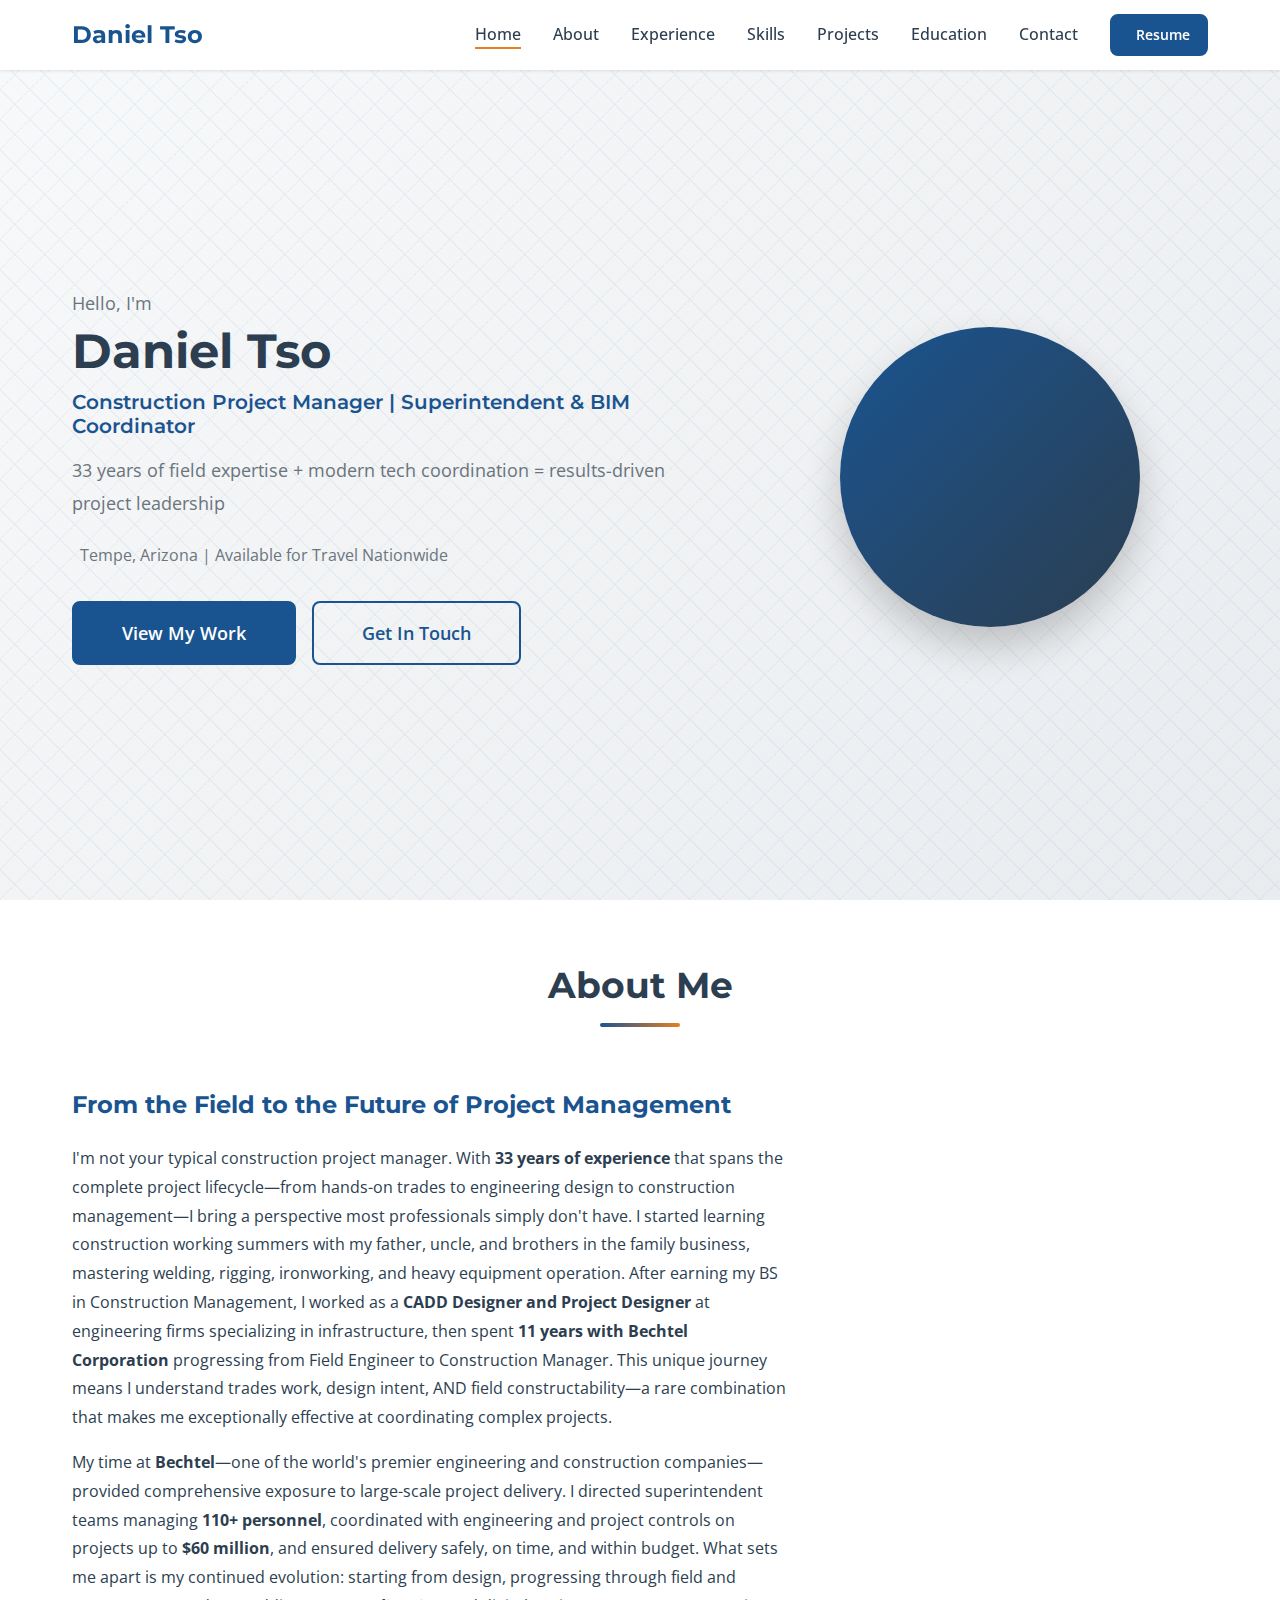
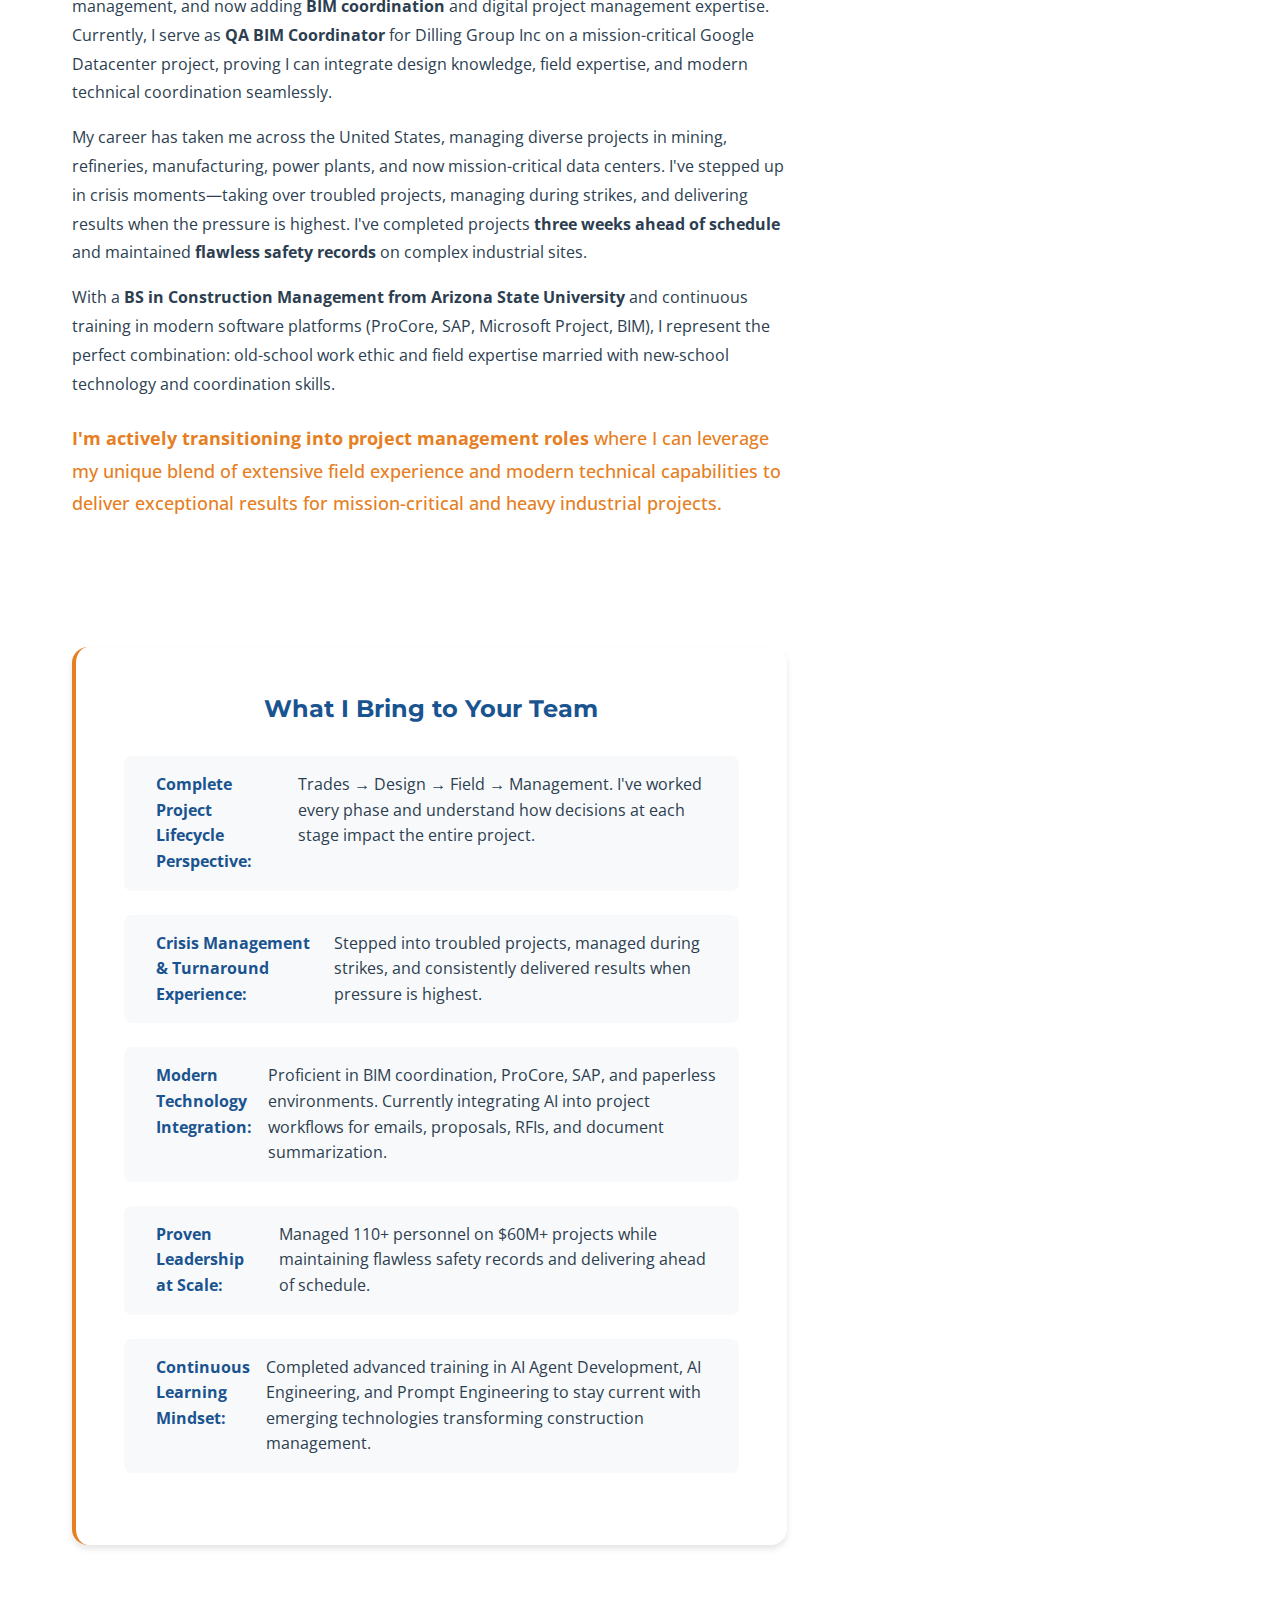
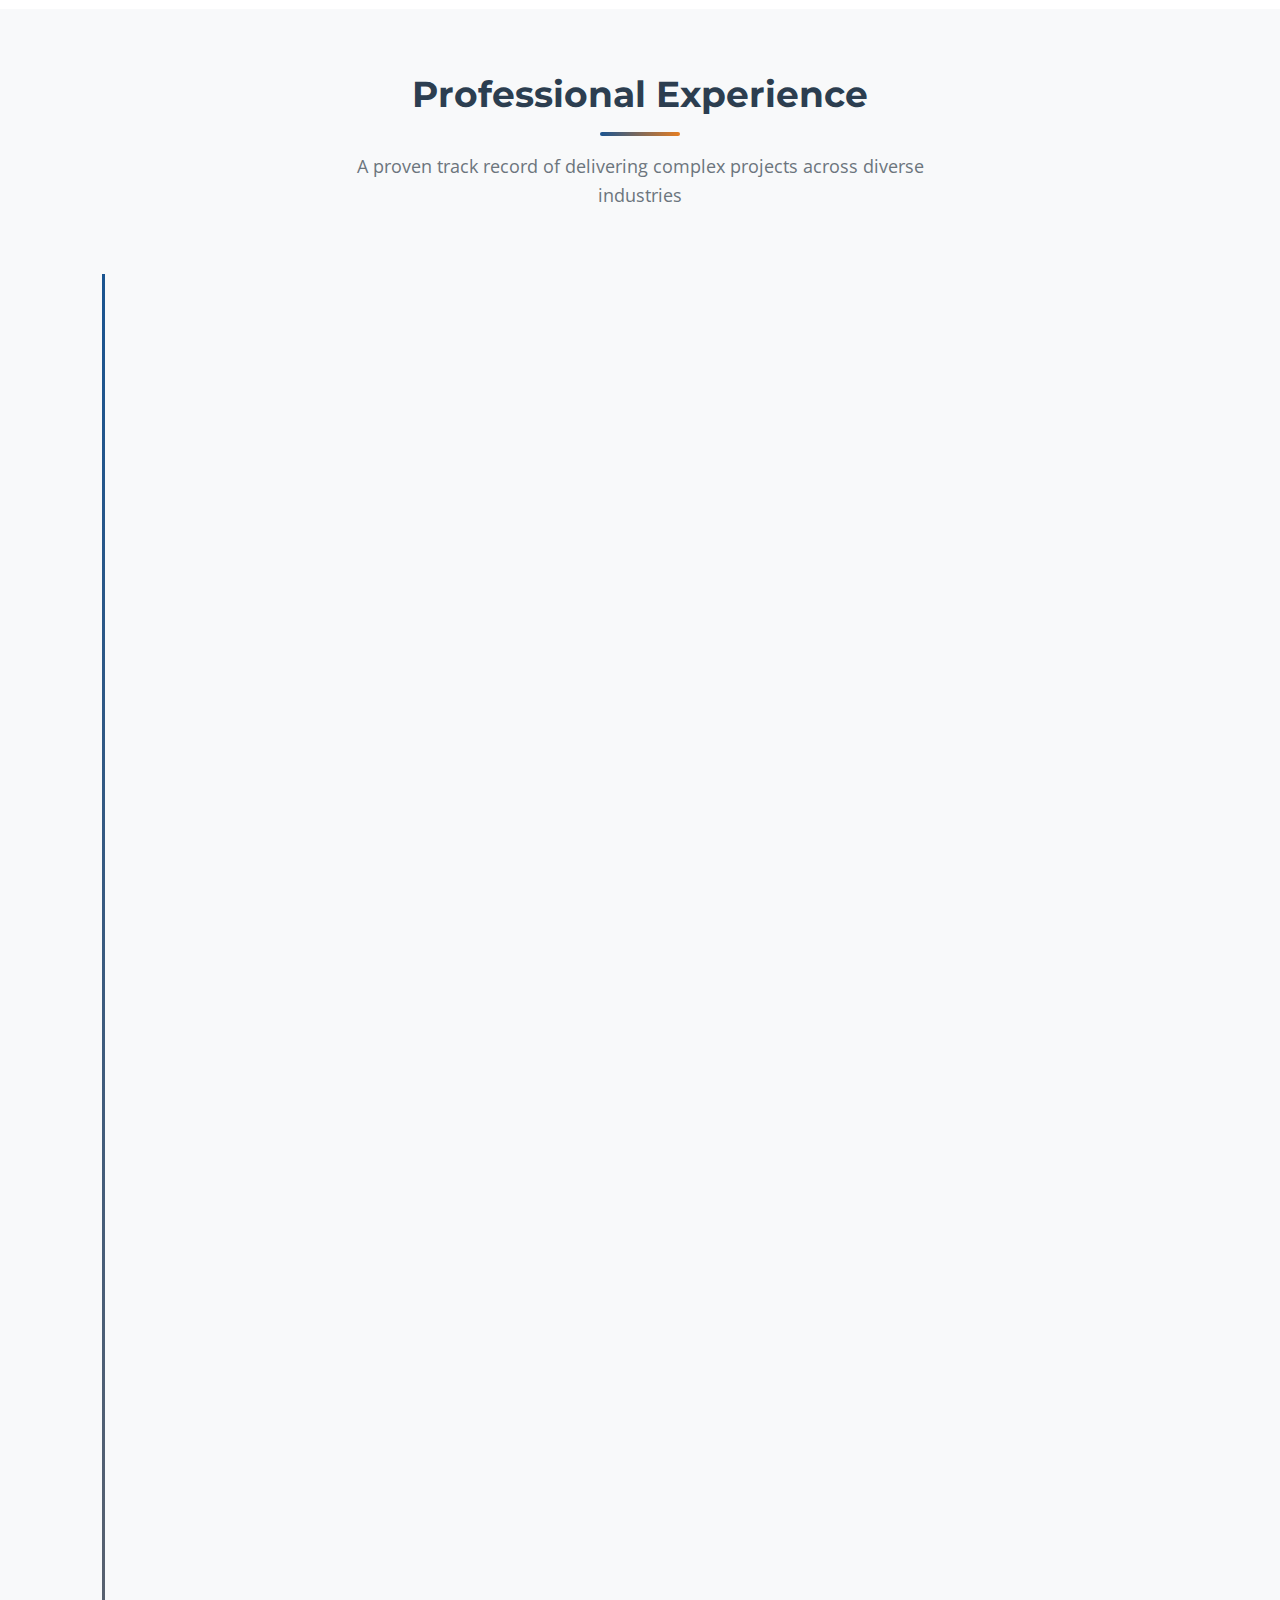
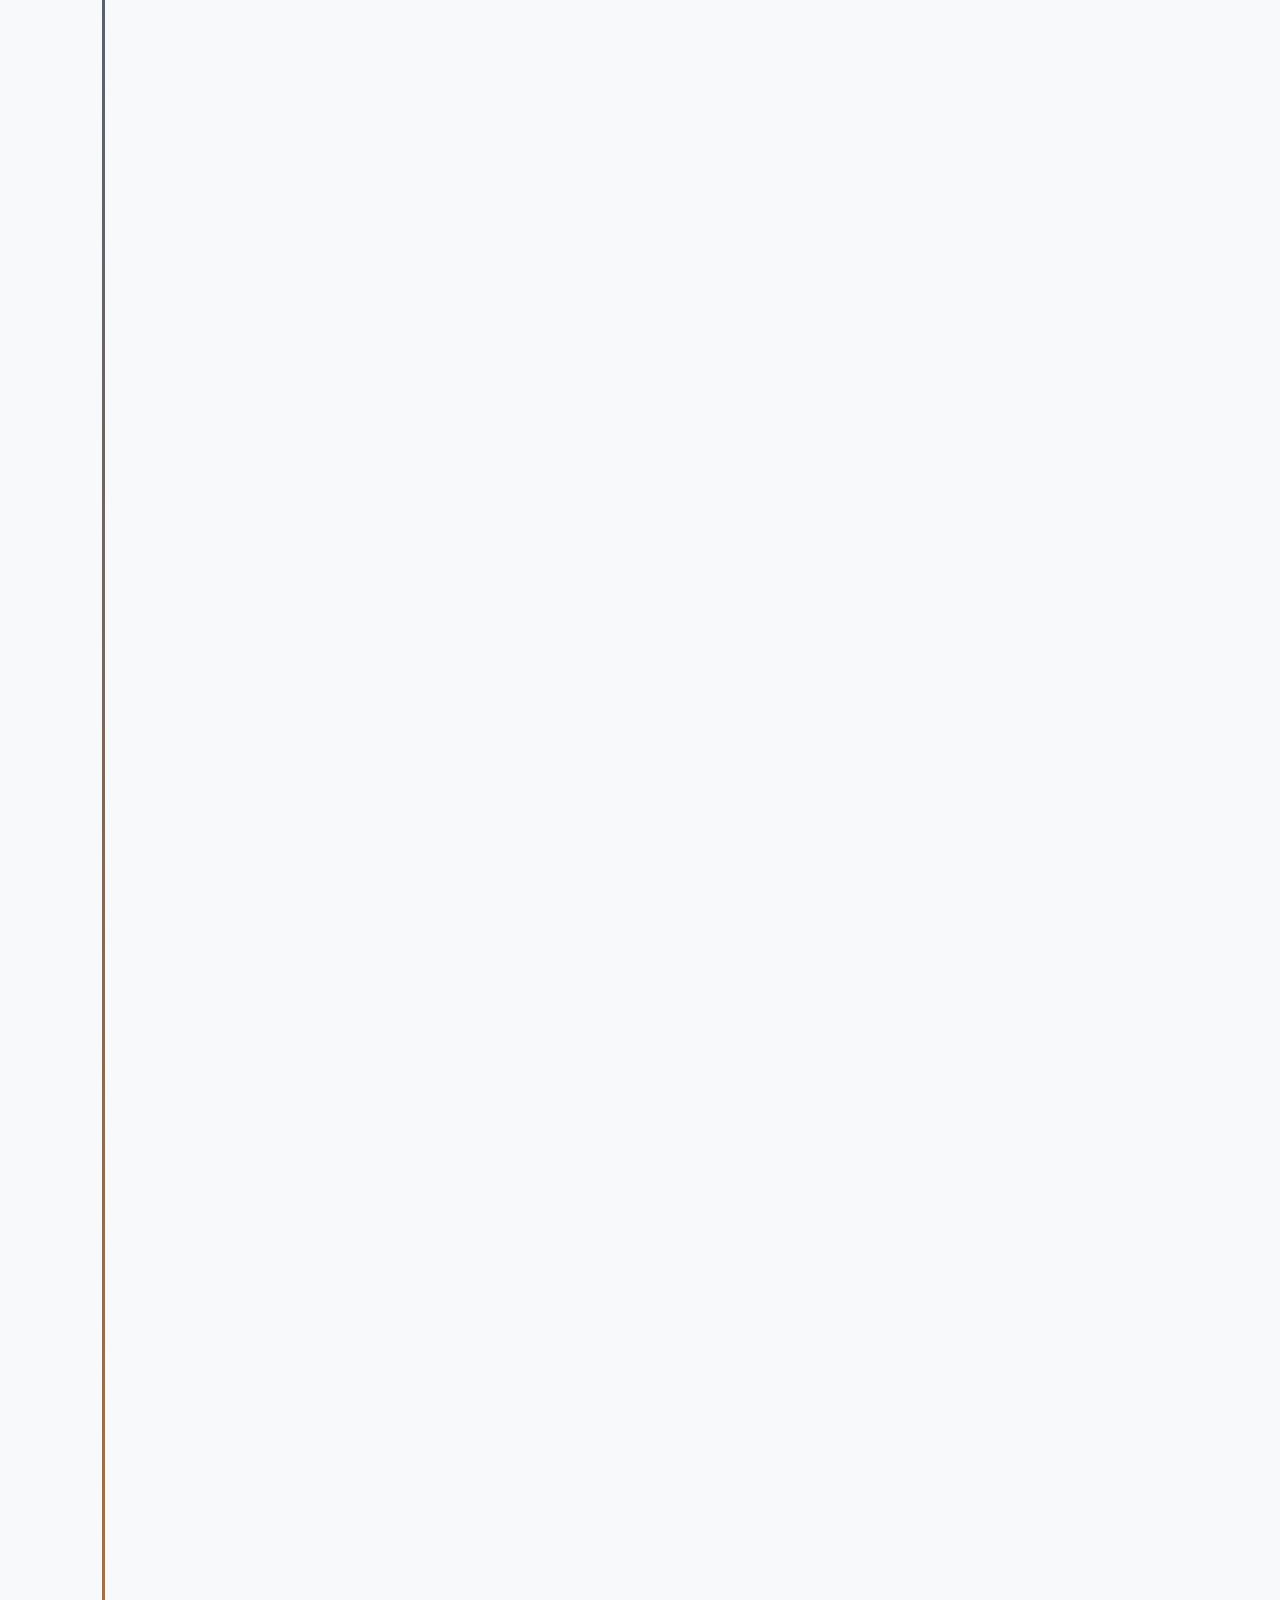
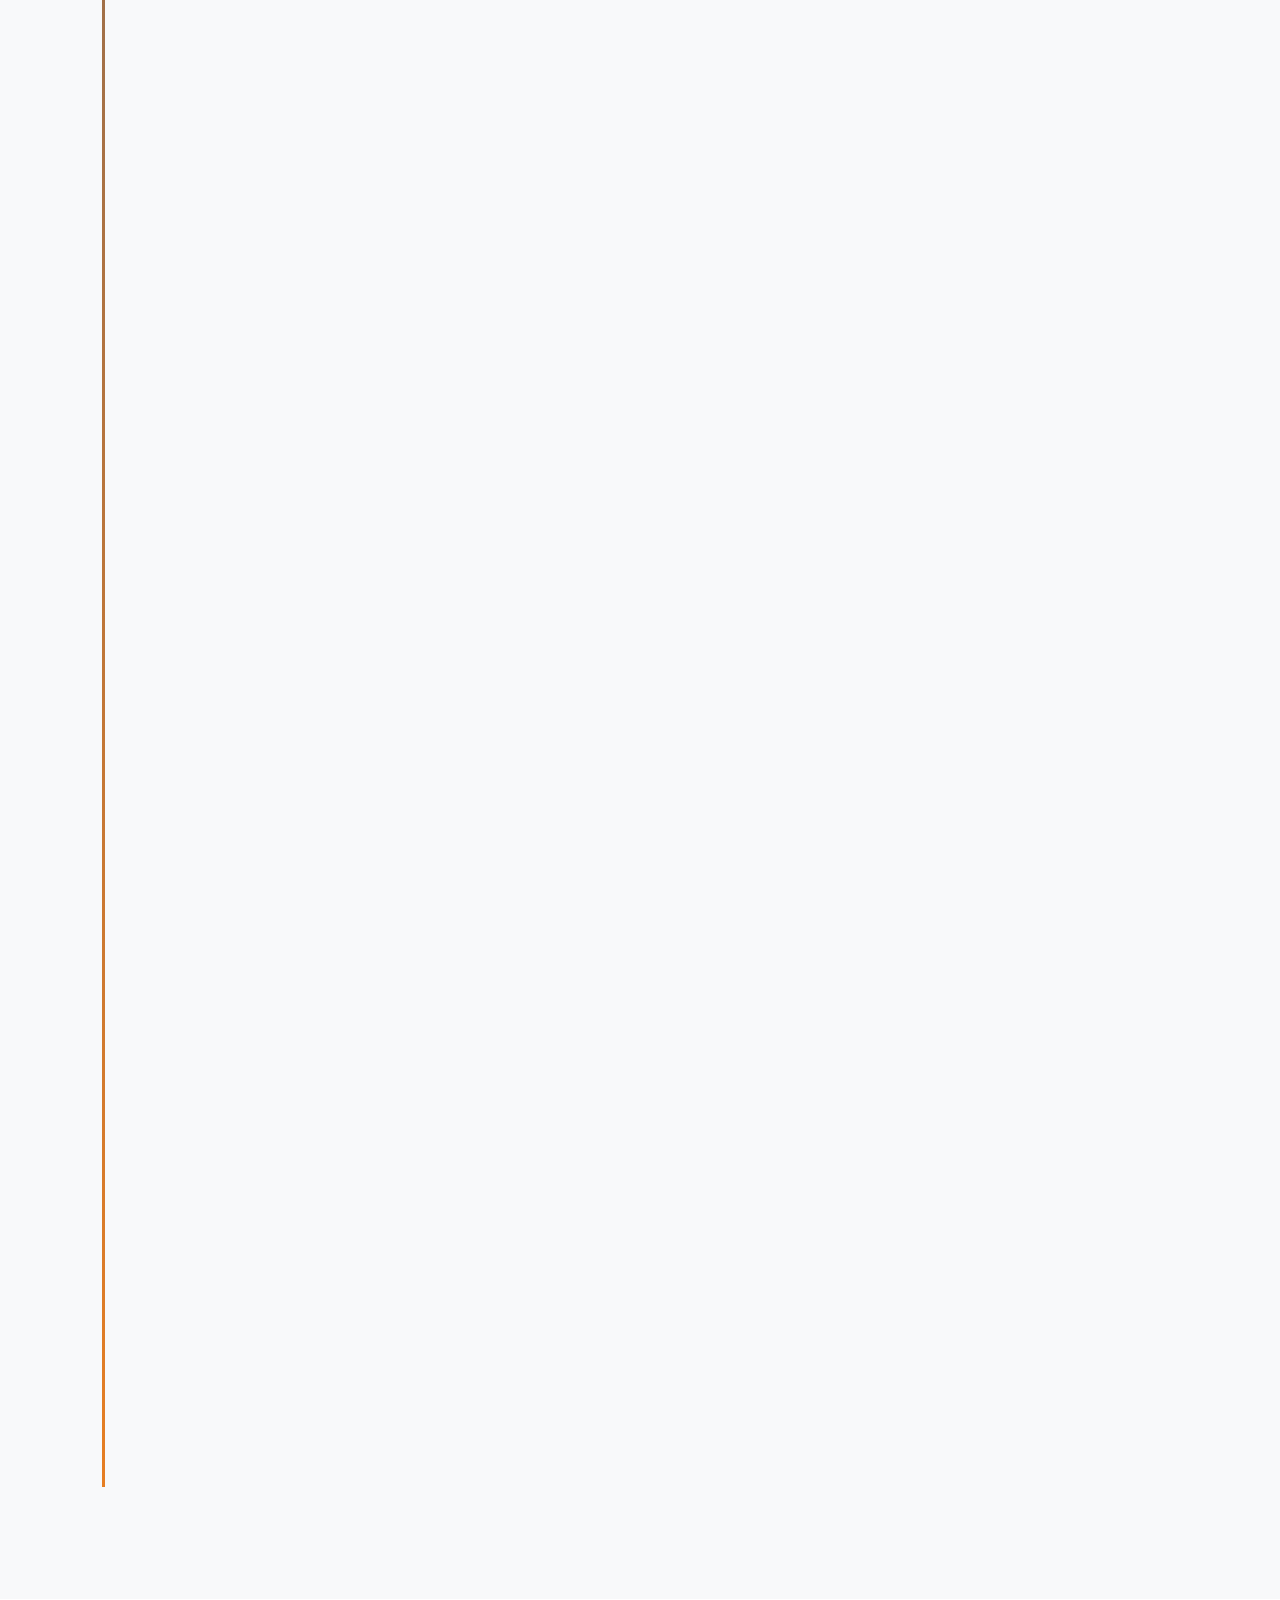
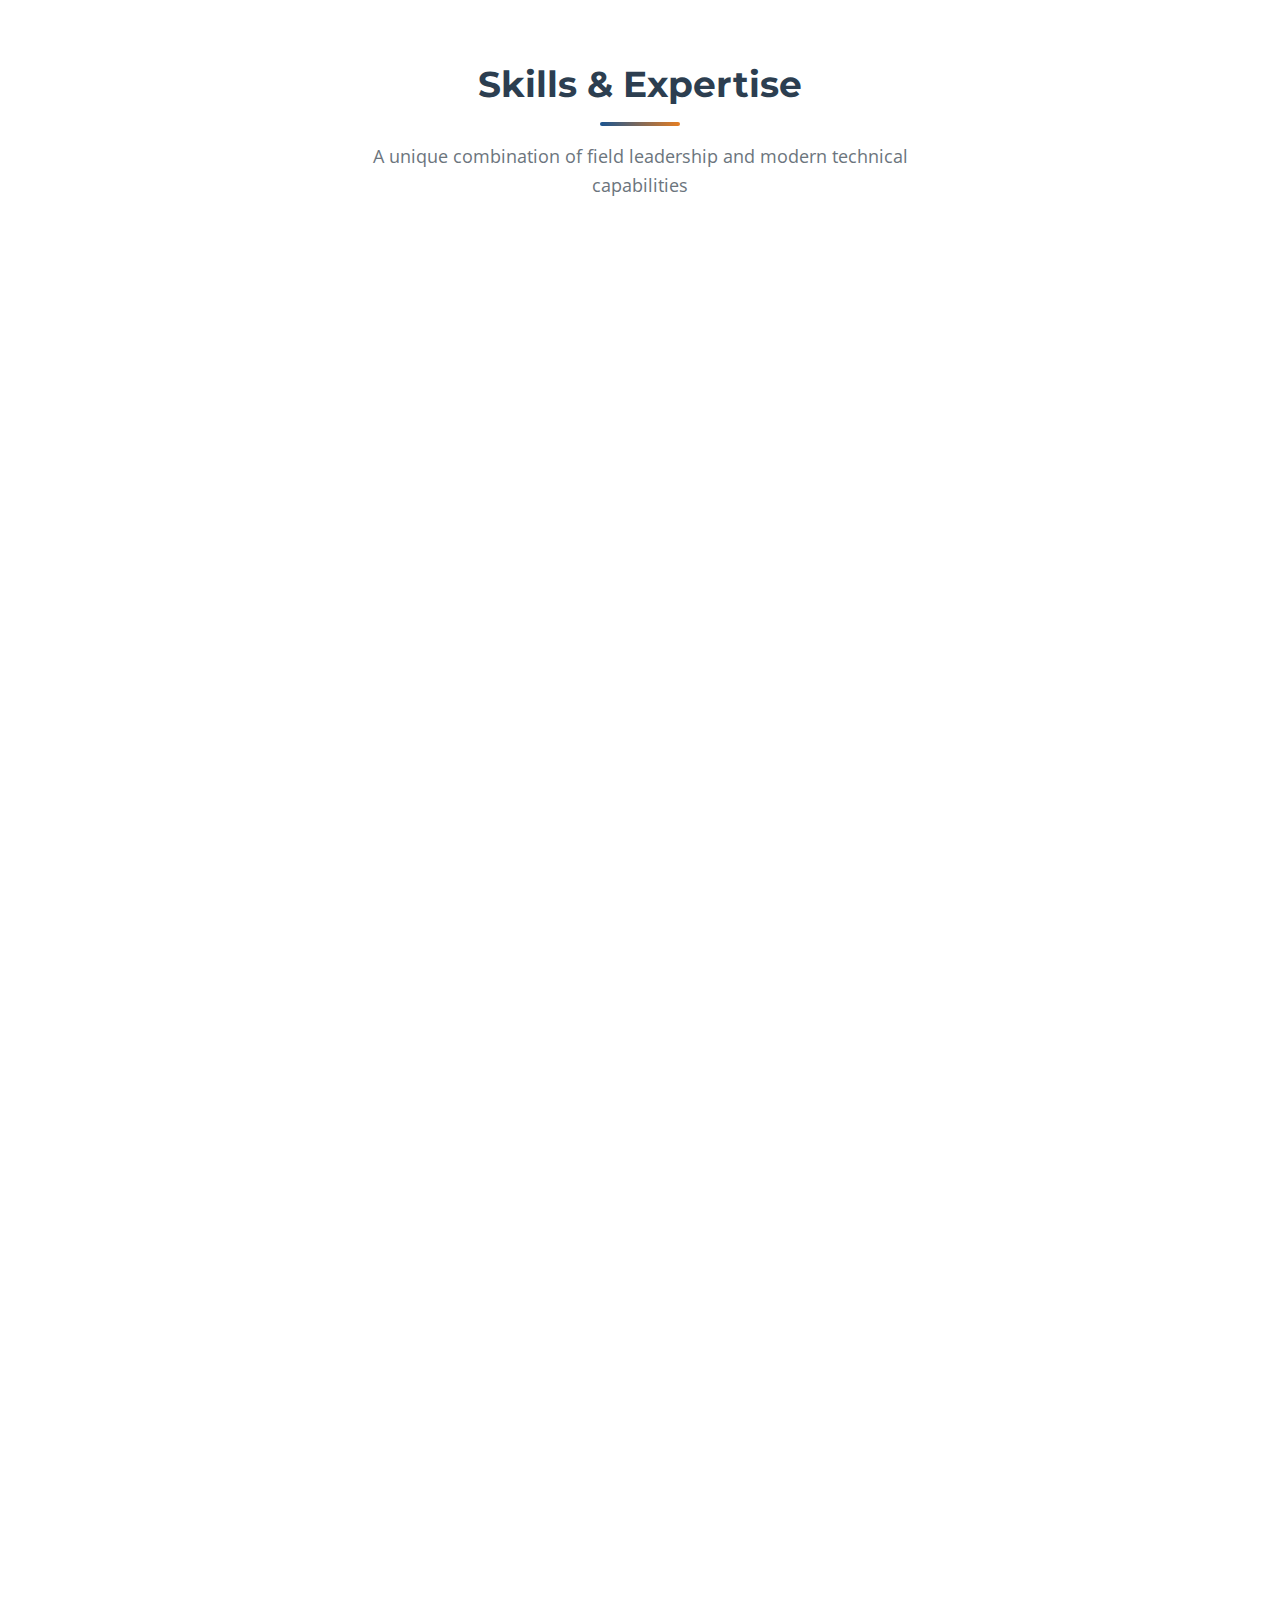
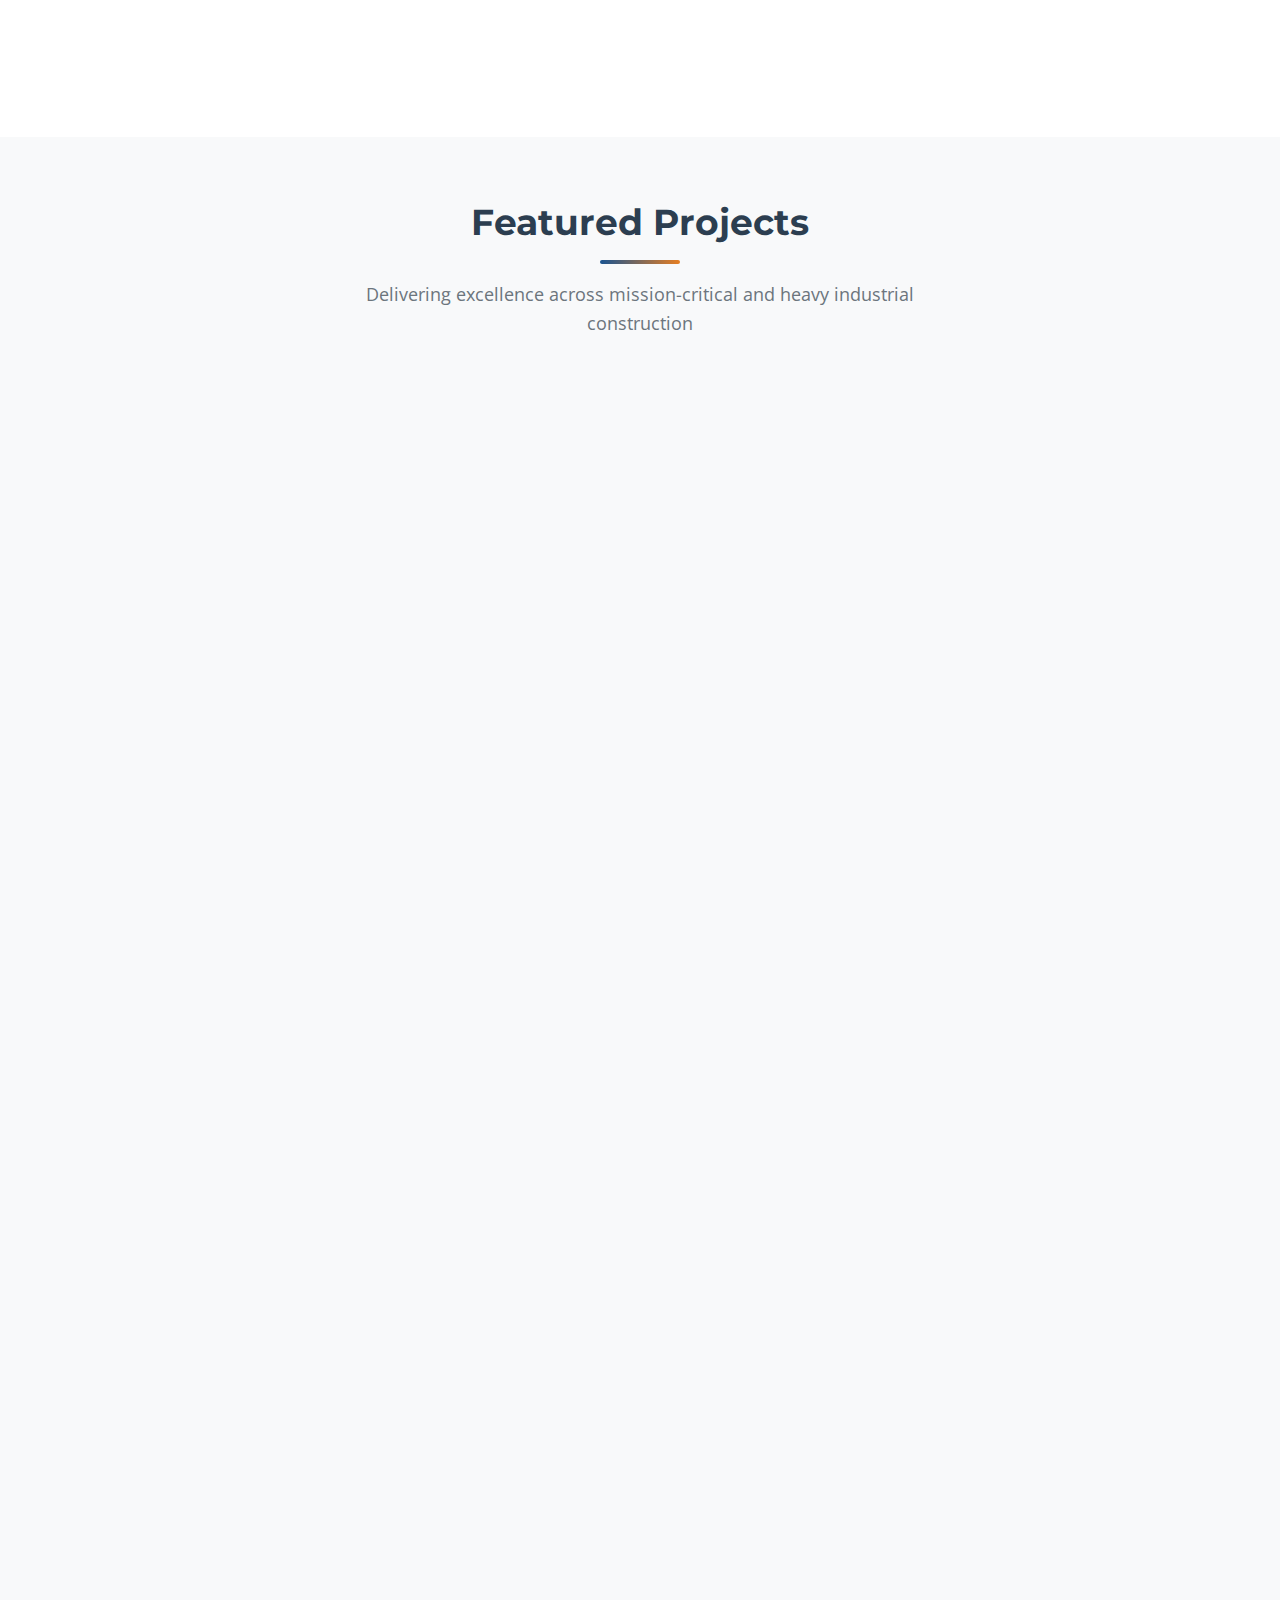
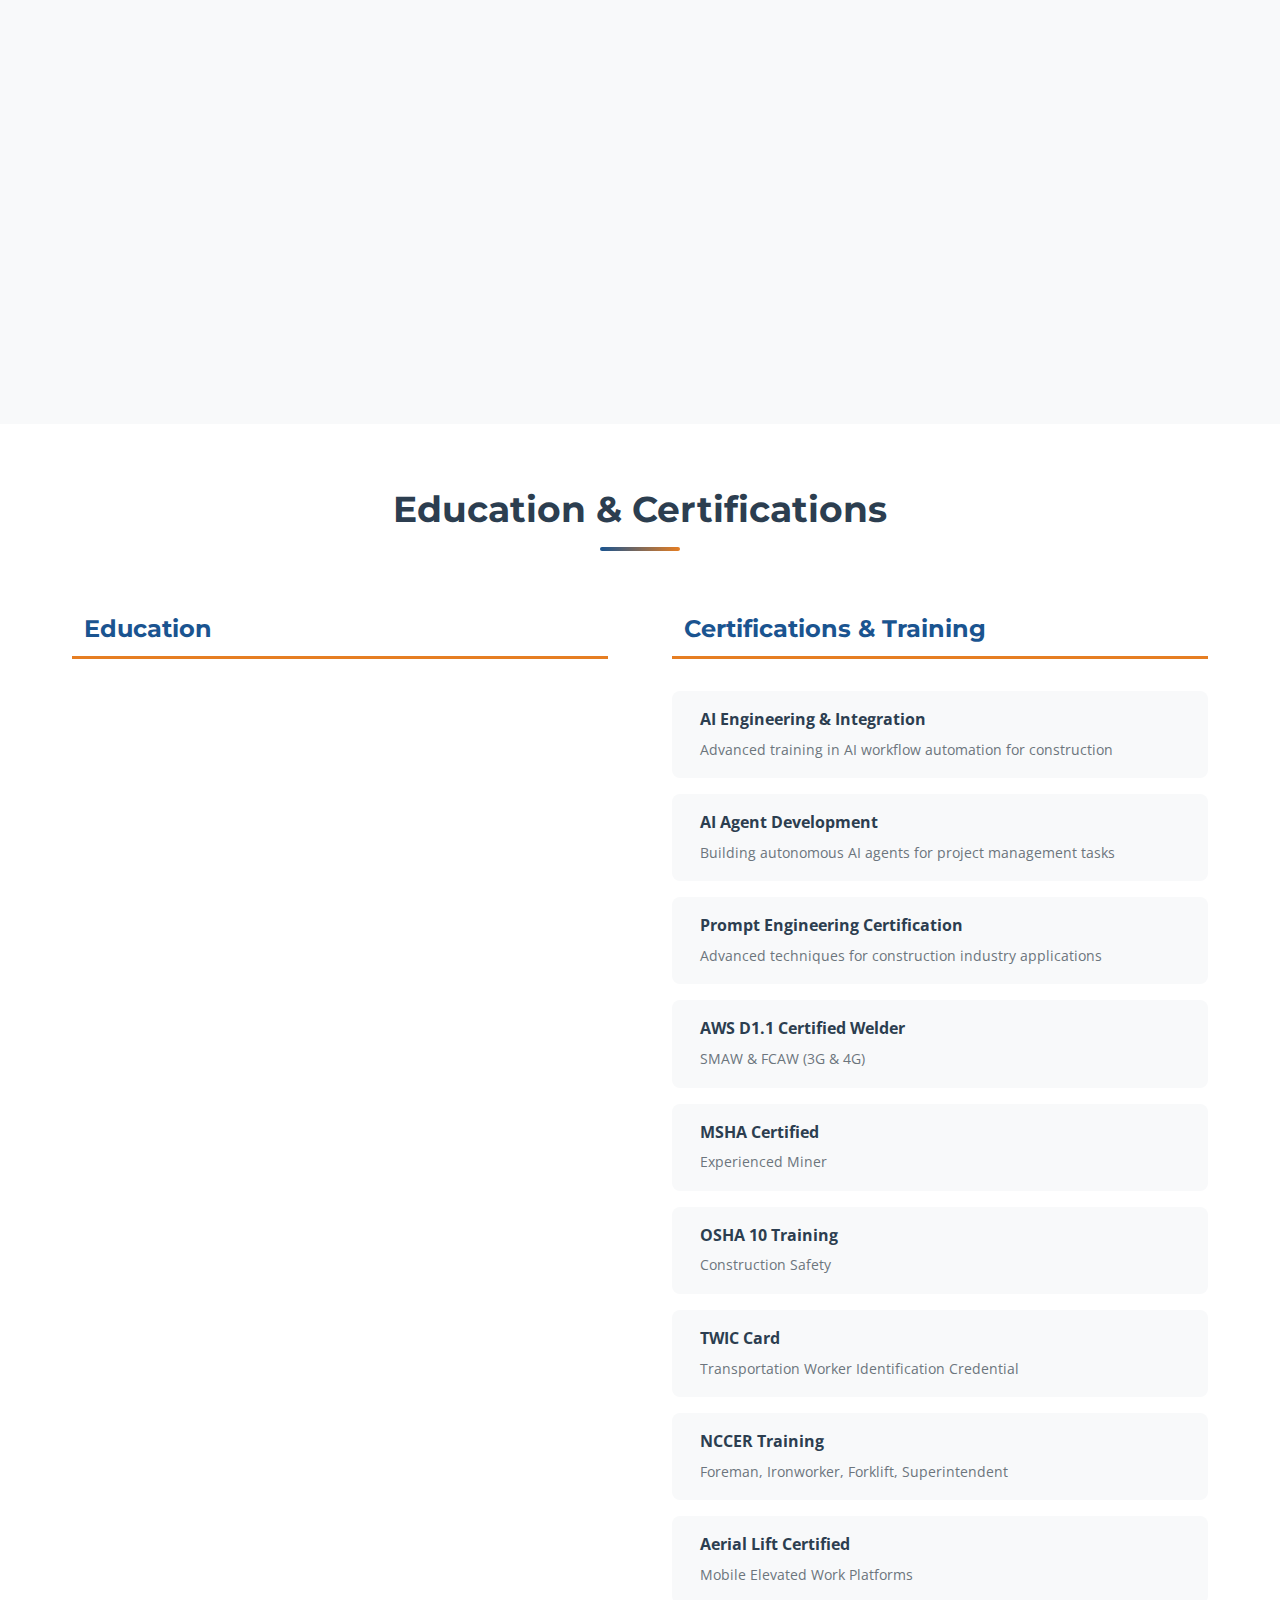
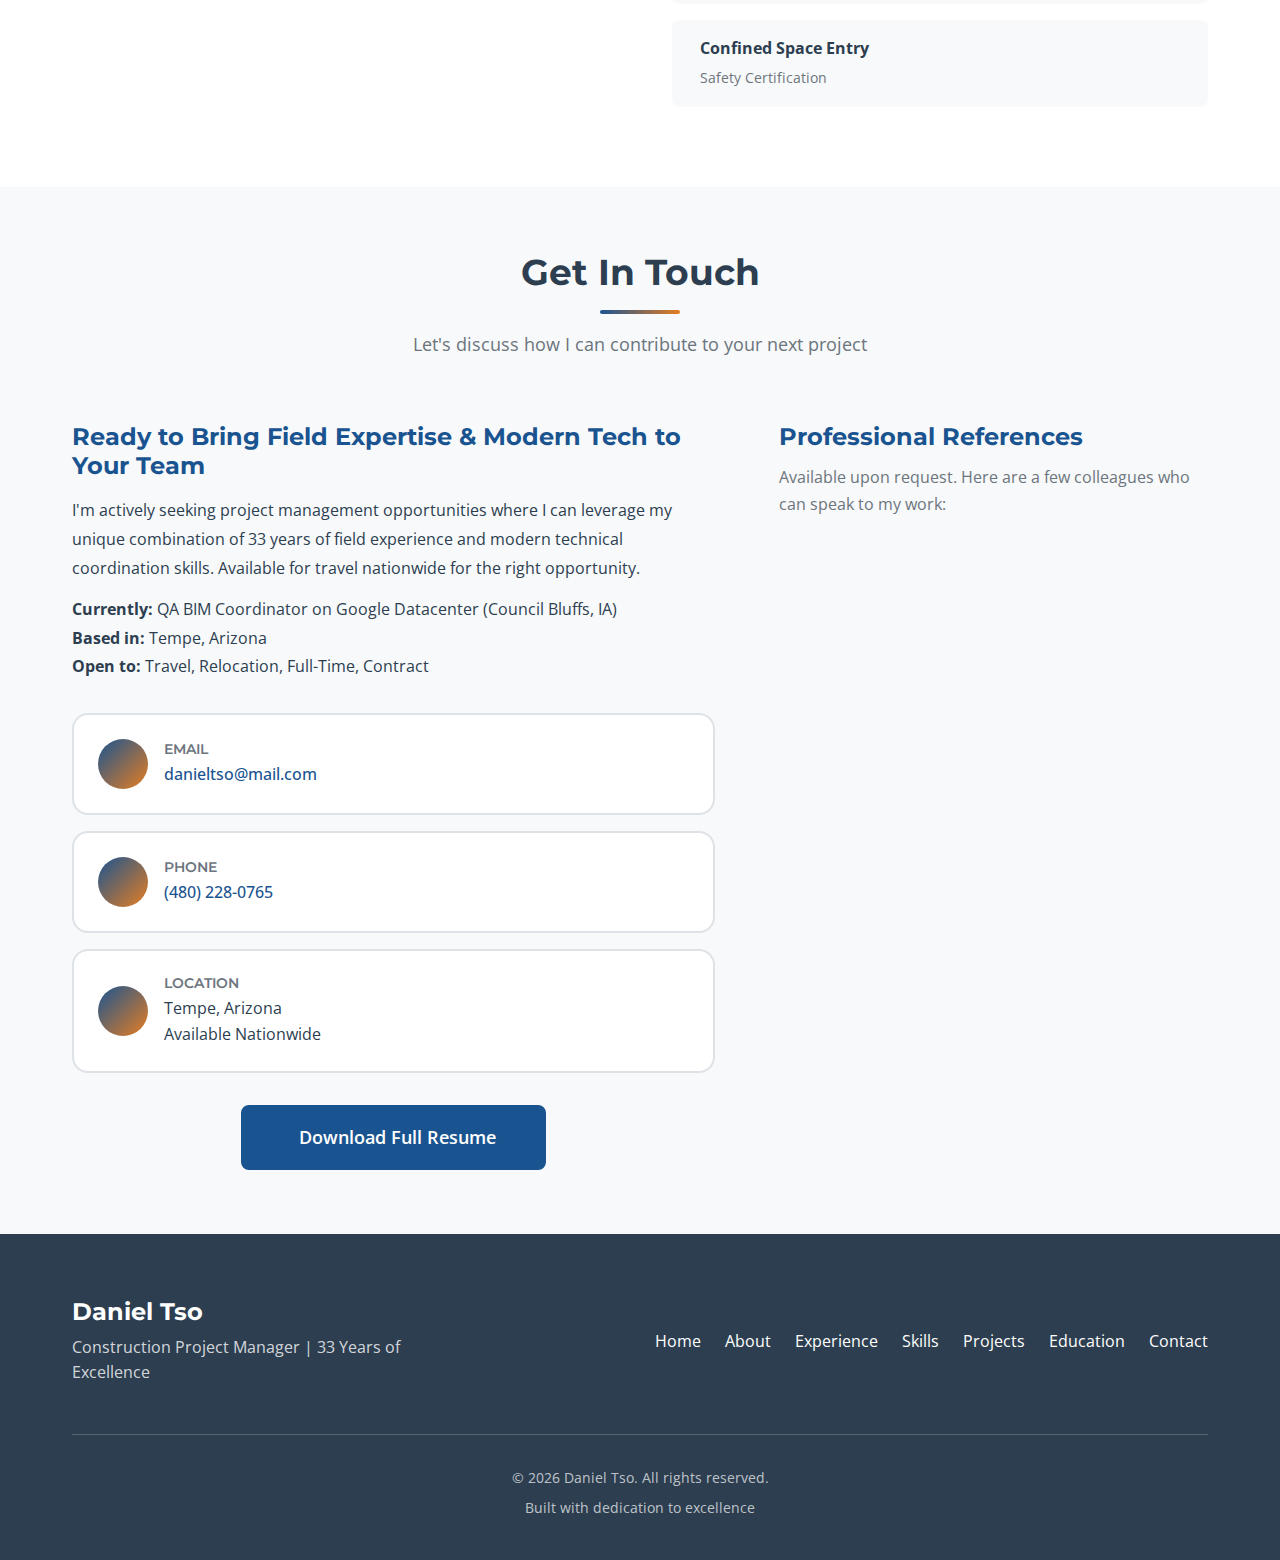
<file: index.html>
<!DOCTYPE html>
<html lang="en">
<head>
  <meta charset="UTF-8">
  <meta name="viewport" content="width=device-width, initial-scale=1.0">
  <meta http-equiv="X-UA-Compatible" content="IE=edge">

  <!-- SEO Meta Tags -->
  <title>Daniel Tso | Construction Project Manager & Superintendent</title>
  <meta name="description" content="Daniel Tso - Construction Project Manager with 33 years of field leadership experience and modern BIM coordination expertise. Specializing in mission-critical projects, heavy industrial, and large-scale construction management.">
  <meta name="keywords" content="construction project manager, superintendent, BIM coordinator, heavy industrial, mission critical, data center construction">
  <meta name="author" content="Daniel Tso">

  <!-- Open Graph Meta Tags -->
  <meta property="og:title" content="Daniel Tso | Construction Project Manager">
  <meta property="og:description" content="33 years of construction excellence - Field leadership meets modern technology">
  <meta property="og:type" content="website">
  <meta property="og:url" content="https://yourusername.github.io/portfolio">

  <!-- Favicon (add your favicon later) -->
  <link rel="icon" type="image/png" href="assets/images/favicon.png">

  <!-- Google Fonts -->
  <link rel="preconnect" href="https://fonts.googleapis.com">
  <link rel="preconnect" href="https://fonts.gstatic.com" crossorigin>
  <link href="https://fonts.googleapis.com/css2?family=Montserrat:wght@300;400;500;600;700&family=Open+Sans:wght@300;400;500;600;700&display=swap" rel="stylesheet">

  <!-- Font Awesome -->
  <link rel="stylesheet" href="https://cdnjs.cloudflare.com/ajax/libs/font-awesome/6.4.0/css/all.min.css" integrity="sha512-iecdLmaskl7CVkqkXNQ/ZH/XLlvWZOJyj7Yy7tcenmpD1ypASozpmT/E0iPtmFIB46ZmdtAc9eNBvH0H/ZpiBw==" crossorigin="anonymous" referrerpolicy="no-referrer" />

  <!-- Stylesheets -->
  <link rel="stylesheet" href="css/variables.css">
  <link rel="stylesheet" href="css/reset.css">
  <link rel="stylesheet" href="css/styles.css">
</head>
<body>

  <!-- ==================== NAVIGATION ==================== -->
  <nav class="navbar" id="navbar">
    <div class="container">
      <div class="nav-wrapper">
        <a href="#home" class="logo">
          <span class="logo-text">Daniel Tso</span>
        </a>

        <button class="mobile-menu-toggle" id="mobileMenuToggle" aria-label="Toggle mobile menu">
          <span class="hamburger"></span>
        </button>

        <ul class="nav-menu" id="navMenu">
          <li class="nav-item"><a href="#home" class="nav-link">Home</a></li>
          <li class="nav-item"><a href="#about" class="nav-link">About</a></li>
          <li class="nav-item"><a href="#experience" class="nav-link">Experience</a></li>
          <li class="nav-item"><a href="#skills" class="nav-link">Skills</a></li>
          <li class="nav-item"><a href="#projects" class="nav-link">Projects</a></li>
          <li class="nav-item"><a href="#education" class="nav-link">Education</a></li>
          <li class="nav-item"><a href="#contact" class="nav-link">Contact</a></li>
          <li class="nav-item">
            <a href="assets/documents/Daniel_Tso_Resume.pdf" class="btn btn-primary btn-sm" download>
              <i class="fas fa-download"></i> Resume
            </a>
          </li>
        </ul>
      </div>
    </div>
  </nav>

  <!-- ==================== HERO SECTION ==================== -->
  <section class="hero" id="home">
    <div class="hero-background"></div>
    <div class="container">
      <div class="hero-content">
        <div class="hero-text">
          <p class="hero-greeting">Hello, I'm</p>
          <h1 class="hero-title">Daniel Tso</h1>
          <h2 class="hero-subtitle">Construction Project Manager | Superintendent & BIM Coordinator</h2>
          <p class="hero-description">
            33 years of field expertise + modern tech coordination = results-driven project leadership
          </p>
          <div class="hero-location">
            <i class="fas fa-map-marker-alt"></i>
            <span>Tempe, Arizona | Available for Travel Nationwide</span>
          </div>
          <div class="hero-cta">
            <a href="#projects" class="btn btn-primary btn-lg">View My Work</a>
            <a href="#contact" class="btn btn-outline btn-lg">Get In Touch</a>
          </div>
        </div>
        <div class="hero-image">
          <!-- Add your professional photo here -->
          <div class="image-placeholder">
            <i class="fas fa-user-tie"></i>
          </div>
        </div>
      </div>
    </div>
    <div class="scroll-indicator">
      <a href="#about" aria-label="Scroll to about section">
        <i class="fas fa-chevron-down"></i>
      </a>
    </div>
  </section>

  <!-- ==================== ABOUT SECTION ==================== -->
  <section class="about" id="about">
    <div class="container">
      <div class="section-header">
        <h2 class="section-title">About Me</h2>
        <div class="title-underline"></div>
      </div>

      <div class="about-content">
        <div class="about-text">
          <h3 class="about-heading">From the Field to the Future of Project Management</h3>
          <p class="about-paragraph">
            I'm not your typical construction project manager. With <strong>33 years of experience</strong> that spans
            the complete project lifecycle—from hands-on trades to engineering design to construction management—I bring a
            perspective most professionals simply don't have. I started learning construction working summers with my
            father, uncle, and brothers in the family business, mastering welding, rigging, ironworking, and heavy
            equipment operation. After earning my BS in Construction Management, I worked as a <strong>CADD Designer
            and Project Designer</strong> at engineering firms specializing in infrastructure, then spent <strong>11 years
            with Bechtel Corporation</strong> progressing from Field Engineer to Construction Manager. This unique journey
            means I understand trades work, design intent, AND field constructability—a rare combination that makes me
            exceptionally effective at coordinating complex projects.
          </p>
          <p class="about-paragraph">
            My time at <strong>Bechtel</strong>—one of the world's premier engineering and construction companies—provided
            comprehensive exposure to large-scale project delivery. I directed superintendent teams managing
            <strong>110+ personnel</strong>, coordinated with engineering and project controls on projects up to
            <strong>$60 million</strong>, and ensured delivery safely, on time, and within budget. What sets me apart
            is my continued evolution: starting from design, progressing through field and management, and now adding
            <strong>BIM coordination</strong> and digital project management expertise. Currently, I serve as
            <strong>QA BIM Coordinator</strong> for Dilling Group Inc on a mission-critical Google Datacenter project,
            proving I can integrate design knowledge, field expertise, and modern technical coordination seamlessly.
          </p>
          <p class="about-paragraph">
            My career has taken me across the United States, managing diverse projects in mining, refineries,
            manufacturing, power plants, and now mission-critical data centers. I've stepped up in crisis moments—taking
            over troubled projects, managing during strikes, and delivering results when the pressure is highest.
            I've completed projects <strong>three weeks ahead of schedule</strong> and maintained
            <strong>flawless safety records</strong> on complex industrial sites.
          </p>
          <p class="about-paragraph">
            With a <strong>BS in Construction Management from Arizona State University</strong> and continuous training
            in modern software platforms (ProCore, SAP, Microsoft Project, BIM), I represent the perfect combination:
            old-school work ethic and field expertise married with new-school technology and coordination skills.
          </p>
          <p class="about-cta">
            <strong>I'm actively transitioning into project management roles</strong> where I can leverage my unique
            blend of extensive field experience and modern technical capabilities to deliver exceptional results for
            mission-critical and heavy industrial projects.
          </p>
        </div>

        <div class="about-stats">
          <div class="stat-card">
            <div class="stat-icon">
              <i class="fas fa-calendar-alt"></i>
            </div>
            <div class="stat-content">
              <h4 class="stat-number">33</h4>
              <p class="stat-label">Years Experience</p>
            </div>
          </div>

          <div class="stat-card">
            <div class="stat-icon">
              <i class="fas fa-building"></i>
            </div>
            <div class="stat-content">
              <h4 class="stat-number">11</h4>
              <p class="stat-label">Years at Bechtel</p>
            </div>
          </div>

          <div class="stat-card">
            <div class="stat-icon">
              <i class="fas fa-users"></i>
            </div>
            <div class="stat-content">
              <h4 class="stat-number">110+</h4>
              <p class="stat-label">Personnel Managed</p>
            </div>
          </div>

          <div class="stat-card">
            <div class="stat-icon">
              <i class="fas fa-dollar-sign"></i>
            </div>
            <div class="stat-content">
              <h4 class="stat-number">$60M+</h4>
              <p class="stat-label">Project Value</p>
            </div>
          </div>
        </div>

        <!-- What I Bring Section -->
        <div class="what-i-bring">
          <h3 class="bring-heading">What I Bring to Your Team</h3>
          <ul class="bring-list">
            <li>
              <i class="fas fa-route"></i>
              <strong>Complete Project Lifecycle Perspective:</strong> Trades → Design → Field → Management. I've worked every phase and understand how decisions at each stage impact the entire project.
            </li>
            <li>
              <i class="fas fa-fire-extinguisher"></i>
              <strong>Crisis Management & Turnaround Experience:</strong> Stepped into troubled projects, managed during strikes, and consistently delivered results when pressure is highest.
            </li>
            <li>
              <i class="fas fa-laptop-code"></i>
              <strong>Modern Technology Integration:</strong> Proficient in BIM coordination, ProCore, SAP, and paperless environments. Currently integrating AI into project workflows for emails, proposals, RFIs, and document summarization.
            </li>
            <li>
              <i class="fas fa-users-cog"></i>
              <strong>Proven Leadership at Scale:</strong> Managed 110+ personnel on $60M+ projects while maintaining flawless safety records and delivering ahead of schedule.
            </li>
            <li>
              <i class="fas fa-brain"></i>
              <strong>Continuous Learning Mindset:</strong> Completed advanced training in AI Agent Development, AI Engineering, and Prompt Engineering to stay current with emerging technologies transforming construction management.
            </li>
          </ul>
        </div>
      </div>
    </div>
  </section>

  <!-- ==================== EXPERIENCE SECTION ==================== -->
  <section class="experience" id="experience">
    <div class="container">
      <div class="section-header">
        <h2 class="section-title">Professional Experience</h2>
        <div class="title-underline"></div>
        <p class="section-subtitle">A proven track record of delivering complex projects across diverse industries</p>
      </div>

      <div class="timeline">
        <!-- Current Position -->
        <div class="timeline-item">
          <div class="timeline-marker"></div>
          <div class="timeline-content">
            <div class="timeline-header">
              <h3 class="job-title">QA BIM Coordinator</h3>
              <span class="job-badge current">Current</span>
            </div>
            <h4 class="company-name">Dilling Group Inc</h4>
            <p class="job-meta">
              <i class="fas fa-calendar"></i> August 2024 - Present
              <span class="separator">|</span>
              <i class="fas fa-map-marker-alt"></i> Council Bluffs, IA
            </p>
            <p class="job-description">
              <strong>Project:</strong> Google Datacenter - Mission Critical Construction
            </p>
            <ul class="job-responsibilities">
              <li>Support BIM quality assurance for mission-critical datacenter infrastructure</li>
              <li>Identify and document field issues for model accuracy coordination</li>
              <li>Report field conditions to engineering teams for correction and updates</li>
              <li>Document as-built conditions ensuring accurate project records</li>
              <li>Demonstrate successful integration of field expertise with technical coordination</li>
            </ul>
            <div class="job-tags">
              <span class="tag">BIM Coordination</span>
              <span class="tag">Quality Assurance</span>
              <span class="tag">Mission Critical</span>
              <span class="tag">Data Centers</span>
            </div>
          </div>
        </div>

        <!-- Robinson Construction -->
        <div class="timeline-item">
          <div class="timeline-marker"></div>
          <div class="timeline-content">
            <div class="timeline-header">
              <h3 class="job-title">Mechanical Superintendent</h3>
            </div>
            <h4 class="company-name">Robinson Construction</h4>
            <p class="job-meta">
              <i class="fas fa-calendar"></i> August 2024 - April 2025
              <span class="separator">|</span>
              <i class="fas fa-map-marker-alt"></i> Batavia, OH
            </p>
            <p class="job-description">
              <strong>Project:</strong> Nestle Purina Dog Food Plant
            </p>
            <ul class="job-responsibilities">
              <li>Led multidisciplinary crew of 18 installing process piping, hoppers, bins, and airlocks</li>
              <li>Maintained strict adherence to safety protocols with flawless safety record</li>
              <li>Used ProCore for progress tracking and management reporting</li>
              <li><strong>Completed deliverables three weeks ahead of schedule</strong> through efficient planning</li>
            </ul>
            <div class="job-tags">
              <span class="tag">ProCore</span>
              <span class="tag">Process Piping</span>
              <span class="tag">Manufacturing</span>
              <span class="tag">Safety Excellence</span>
            </div>
          </div>
        </div>

        <!-- Western Industrial -->
        <div class="timeline-item">
          <div class="timeline-marker"></div>
          <div class="timeline-content">
            <div class="timeline-header">
              <h3 class="job-title">Pipe Superintendent</h3>
            </div>
            <h4 class="company-name">Western Industrial</h4>
            <p class="job-meta">
              <i class="fas fa-calendar"></i> January 2024 - August 2024
              <span class="separator">|</span>
              <i class="fas fa-map-marker-alt"></i> Miami, AZ
            </p>
            <p class="job-description">
              <strong>Project:</strong> Freeport-McMoran Copper & Gold Acid Plant
            </p>
            <ul class="job-responsibilities">
              <li>Directed 21-person crew on major acid plant expansion project</li>
              <li>Managed scheduling via Microsoft Project and coordinated material procurement</li>
              <li>Resolved design conflicts through well-documented RFIs to maintain project flow</li>
              <li>Ensured compliance with stringent environmental and safety regulations</li>
            </ul>
            <div class="job-tags">
              <span class="tag">MS Project</span>
              <span class="tag">Mining</span>
              <span class="tag">Heavy Industrial</span>
            </div>
          </div>
        </div>

        <!-- ASARCO -->
        <div class="timeline-item">
          <div class="timeline-marker"></div>
          <div class="timeline-content">
            <div class="timeline-header">
              <h3 class="job-title">Temporary Maintenance Superintendent</h3>
            </div>
            <h4 class="company-name">ASARCO LLC</h4>
            <p class="job-meta">
              <i class="fas fa-calendar"></i> May 2023 - January 2024
              <span class="separator">|</span>
              <i class="fas fa-map-marker-alt"></i> Kearney, AZ
            </p>
            <ul class="job-responsibilities">
              <li><strong>Crisis Management:</strong> Oversaw contractor maintenance during union strike</li>
              <li>Managed operations across mill, crusher, conveying systems, acid plant, and tailings</li>
              <li>Used SAP to manage work orders and material procurement</li>
              <li>Directed five contractor teams ensuring continuous mine operation</li>
              <li>Maintained production continuity during critical labor disruption</li>
            </ul>
            <div class="job-tags">
              <span class="tag">SAP</span>
              <span class="tag">Crisis Management</span>
              <span class="tag">Mining Operations</span>
            </div>
          </div>
        </div>

        <!-- QEIS Inc -->
        <div class="timeline-item">
          <div class="timeline-marker"></div>
          <div class="timeline-content">
            <div class="timeline-header">
              <h3 class="job-title">Crafts Superintendent</h3>
            </div>
            <h4 class="company-name">QEIS Inc</h4>
            <p class="job-meta">
              <i class="fas fa-calendar"></i> November 2022 - May 2023
              <span class="separator">|</span>
              <i class="fas fa-map-marker-alt"></i> Casa Grande, AZ
            </p>
            <p class="job-description">
              <strong>Project:</strong> LUCID Motors Phase 2 Production Facility
            </p>
            <ul class="job-responsibilities">
              <li><strong>Promoted from Foreman to General Foreman, then to Crafts Superintendent</strong></li>
              <li>Managed 42 tradesmen constructing structural supports for three production lines</li>
              <li>Met exacting QA/QC requirements with zero tolerance for error</li>
              <li>Coordinated with manufacturing engineering on precision installations</li>
            </ul>
            <div class="job-tags">
              <span class="tag">Career Advancement</span>
              <span class="tag">QA/QC</span>
              <span class="tag">Manufacturing</span>
              <span class="tag">Automotive</span>
            </div>
          </div>
        </div>

        <!-- GMS Mining -->
        <div class="timeline-item">
          <div class="timeline-marker"></div>
          <div class="timeline-content">
            <div class="timeline-header">
              <h3 class="job-title">Superintendent</h3>
            </div>
            <h4 class="company-name">GMS Mining</h4>
            <p class="job-meta">
              <i class="fas fa-calendar"></i> August 2021 - November 2022
              <span class="separator">|</span>
              <i class="fas fa-map-marker-alt"></i> Sahuarita, AZ
            </p>
            <p class="job-description">
              <strong>Project:</strong> Mission Mine Mill Northside Expansion - $60M
            </p>
            <ul class="job-responsibilities">
              <li><strong>Stepped in after superintendent dismissal to rescue troubled project</strong></li>
              <li>Managed 110 personnel during demolition and installation phases</li>
              <li>Stabilized project timeline and budget after significant delays</li>
              <li>Successfully completed project scope before new superintendent was hired</li>
            </ul>
            <div class="job-tags">
              <span class="tag">$60M Project</span>
              <span class="tag">110+ Personnel</span>
              <span class="tag">Mining</span>
              <span class="tag">Turnaround</span>
            </div>
          </div>
        </div>

        <!-- Precision Industrial -->
        <div class="timeline-item">
          <div class="timeline-marker"></div>
          <div class="timeline-content">
            <div class="timeline-header">
              <h3 class="job-title">Superintendent</h3>
            </div>
            <h4 class="company-name">Precision Industrial Contractors</h4>
            <p class="job-meta">
              <i class="fas fa-calendar"></i> February 2021 - August 2021
              <span class="separator">|</span>
              <i class="fas fa-map-marker-alt"></i> Hamilton, OH
            </p>
            <p class="job-description">
              <strong>Project:</strong> ESNOVA Prototype Racking System (Confidential)
            </p>
            <ul class="job-responsibilities">
              <li>Managed 45-member crew on confidential robotics-enabled racking system</li>
              <li><strong>Worked in fully paperless environment</strong> using advanced software coordination tools</li>
              <li>Coordinated closely with Spanish engineers maintaining strict confidentiality protocols</li>
              <li>Delivered innovative warehouse automation infrastructure on time</li>
            </ul>
            <div class="job-tags">
              <span class="tag">Paperless Environment</span>
              <span class="tag">Robotics</span>
              <span class="tag">Innovation</span>
            </div>
          </div>
        </div>

        <!-- Bechtel Corporation -->
        <div class="timeline-item">
          <div class="timeline-marker"></div>
          <div class="timeline-content">
            <div class="timeline-header">
              <h3 class="job-title">Construction Manager | Project Superintendent | Craft Superintendent | Field Engineer</h3>
            </div>
            <h4 class="company-name">Bechtel Corporation</h4>
            <p class="job-meta">
              <i class="fas fa-calendar"></i> 2009 - 2020 (11 Years)
              <span class="separator">|</span>
              <i class="fas fa-map-marker-alt"></i> Various Locations, United States
            </p>
            <ul class="job-responsibilities">
              <li><strong>Progressed through four leadership levels over 11 years</strong> at world's premier engineering and construction company</li>
              <li><strong>Construction Manager:</strong> Directed overall field construction operations, managed superintendent teams, coordinated with engineering and project controls, ensured delivery on schedule and budget</li>
              <li><strong>Project Superintendent:</strong> Oversaw multiple crafts and trades on large-scale industrial projects, coordinated with project management and client stakeholders</li>
              <li><strong>Craft Superintendent:</strong> Led specialized trade crews, ensured quality standards and safety compliance, managed day-to-day field operations and productivity</li>
              <li><strong>Field Engineer:</strong> Supported construction with technical expertise, managed RFIs and submittals, coordinated between design and field teams</li>
              <li>Worked on diverse projects: refineries, power plants, LNG facilities, mining operations, and heavy industrial construction</li>
              <li>Developed comprehensive project management skills combining field execution with office coordination</li>
            </ul>
            <div class="job-tags">
              <span class="tag">Bechtel</span>
              <span class="tag">Construction Management</span>
              <span class="tag">11 Years</span>
              <span class="tag">Career Progression</span>
            </div>
          </div>
        </div>

        <!-- Dibbling Engineering -->
        <div class="timeline-item">
          <div class="timeline-marker"></div>
          <div class="timeline-content">
            <div class="timeline-header">
              <h3 class="job-title">Project Designer | CADD Designer</h3>
            </div>
            <h4 class="company-name">Dibbling Engineering</h4>
            <p class="job-meta">
              <i class="fas fa-calendar"></i> 2004 - 2007
              <span class="separator">|</span>
              <i class="fas fa-map-marker-alt"></i> Phoenix, AZ
            </p>
            <ul class="job-responsibilities">
              <li><strong>Promoted from CADD Designer to Project Designer</strong> after two years in Infrastructure Department</li>
              <li>Designed infrastructure projects: water, sewer, drainage, and transportation systems</li>
              <li>Created construction documents, technical drawings, and design specifications</li>
              <li>Coordinated with civil engineers, surveyors, and project managers on project delivery</li>
              <li>Developed strong understanding of design intent and constructability—foundation for later construction roles</li>
            </ul>
            <div class="job-tags">
              <span class="tag">Engineering Design</span>
              <span class="tag">Infrastructure</span>
              <span class="tag">CAD</span>
              <span class="tag">Project Design</span>
            </div>
          </div>
        </div>

        <!-- 31 Years Summary -->
        <div class="timeline-item timeline-summary">
          <div class="timeline-marker"></div>
          <div class="timeline-content">
            <h3 class="summary-title">
              <i class="fas fa-history"></i> 33 Years of Construction Excellence
            </h3>
            <p class="summary-text">
              From learning trades with family to engineering design to construction management, my career spans the complete project lifecycle. Started working summers with family construction business (1992-1998) learning welding, rigging, ironworking, and heavy equipment. Progressed through engineering design at Stanley Engineers and Dibbling Engineering, then <strong>11 years at Bechtel Corporation</strong> to Construction Manager, working on diverse projects including infrastructure design, mining operations, refineries, power plants, manufacturing facilities, LNG projects, and mission-critical data centers across the United States. This comprehensive background—understanding trades, design, field, and management—enables exceptional project coordination.
            </p>
          </div>
        </div>
      </div>
    </div>
  </section>

  <!-- ==================== SKILLS SECTION ==================== -->
  <section class="skills" id="skills">
    <div class="container">
      <div class="section-header">
        <h2 class="section-title">Skills & Expertise</h2>
        <div class="title-underline"></div>
        <p class="section-subtitle">A unique combination of field leadership and modern technical capabilities</p>
      </div>

      <div class="skills-grid">
        <!-- Project Management & Planning -->
        <div class="skill-category">
          <div class="category-header">
            <i class="fas fa-project-diagram"></i>
            <h3>Project Management & Planning</h3>
          </div>
          <ul class="skill-list">
            <li><i class="fas fa-check"></i> Microsoft Project - Scheduling & Planning</li>
            <li><i class="fas fa-check"></i> Budget Management ($60M+ Projects)</li>
            <li><i class="fas fa-check"></i> Resource Allocation & Crew Management</li>
            <li><i class="fas fa-check"></i> RFI & Change Order Management</li>
            <li><i class="fas fa-check"></i> Stakeholder Communication</li>
            <li><i class="fas fa-check"></i> Project Documentation & Reporting</li>
          </ul>
        </div>

        <!-- Technical Coordination -->
        <div class="skill-category">
          <div class="category-header">
            <i class="fas fa-laptop-code"></i>
            <h3>Technical Coordination</h3>
          </div>
          <ul class="skill-list">
            <li><i class="fas fa-check"></i> BIM Coordination & Quality Assurance</li>
            <li><i class="fas fa-check"></i> ProCore - Project Management Software</li>
            <li><i class="fas fa-check"></i> SAP - Enterprise Resource Planning</li>
            <li><i class="fas fa-check"></i> AutoCAD, MicroStation, Bluebeam</li>
            <li><i class="fas fa-check"></i> Digital Project Management</li>
            <li><i class="fas fa-check"></i> Paperless Environment Operations</li>
          </ul>
        </div>

        <!-- Field Leadership -->
        <div class="skill-category">
          <div class="category-header">
            <i class="fas fa-users-cog"></i>
            <h3>Field Leadership</h3>
          </div>
          <ul class="skill-list">
            <li><i class="fas fa-check"></i> Crew Management (up to 110 Personnel)</li>
            <li><i class="fas fa-check"></i> Union & Non-Union Environments</li>
            <li><i class="fas fa-check"></i> Multi-Trade Coordination</li>
            <li><i class="fas fa-check"></i> Mentoring & Development</li>
            <li><i class="fas fa-check"></i> Problem-Solving Under Pressure</li>
            <li><i class="fas fa-check"></i> Crisis Management & Turnarounds</li>
          </ul>
        </div>

        <!-- Safety & Compliance -->
        <div class="skill-category">
          <div class="category-header">
            <i class="fas fa-shield-alt"></i>
            <h3>Safety & Compliance</h3>
          </div>
          <ul class="skill-list">
            <li><i class="fas fa-check"></i> OSHA 10 Certified</li>
            <li><i class="fas fa-check"></i> MSHA Certified - Experienced Miner</li>
            <li><i class="fas fa-check"></i> Safety Program Implementation</li>
            <li><i class="fas fa-check"></i> Flawless Safety Record Achievement</li>
            <li><i class="fas fa-check"></i> Environmental Compliance</li>
            <li><i class="fas fa-check"></i> Quality Control & Assurance</li>
          </ul>
        </div>

        <!-- Industry Expertise -->
        <div class="skill-category">
          <div class="category-header">
            <i class="fas fa-industry"></i>
            <h3>Industry Expertise</h3>
          </div>
          <ul class="skill-list">
            <li><i class="fas fa-check"></i> Mission Critical / Data Centers</li>
            <li><i class="fas fa-check"></i> Mining & Heavy Industrial</li>
            <li><i class="fas fa-check"></i> Refineries & Petrochemical</li>
            <li><i class="fas fa-check"></i> Manufacturing Facilities</li>
            <li><i class="fas fa-check"></i> Power Plants & Energy</li>
            <li><i class="fas fa-check"></i> Commercial & Infrastructure</li>
          </ul>
        </div>

        <!-- Technical Skills -->
        <div class="skill-category">
          <div class="category-header">
            <i class="fas fa-tools"></i>
            <h3>Technical Skills</h3>
          </div>
          <ul class="skill-list">
            <li><i class="fas fa-check"></i> Blueprint Interpretation</li>
            <li><i class="fas fa-check"></i> AWS D1.1 Certified Welder (SMAW & FCAW)</li>
            <li><i class="fas fa-check"></i> Process Piping Installation</li>
            <li><i class="fas fa-check"></i> Structural Steel Erection</li>
            <li><i class="fas fa-check"></i> Equipment Installation</li>
            <li><i class="fas fa-check"></i> Material Procurement</li>
          </ul>
        </div>

        <!-- AI Integration & Emerging Technology -->
        <div class="skill-category">
          <div class="category-header">
            <i class="fas fa-robot"></i>
            <h3>AI Integration & Emerging Tech</h3>
          </div>
          <ul class="skill-list">
            <li><i class="fas fa-check"></i> AI-Powered Email & Proposal Writing</li>
            <li><i class="fas fa-check"></i> Automated RFI Generation & Management</li>
            <li><i class="fas fa-check"></i> AI Document Summarization & Analysis</li>
            <li><i class="fas fa-check"></i> Agent AI Development & Deployment</li>
            <li><i class="fas fa-check"></i> Prompt Engineering for Construction Workflows</li>
            <li><i class="fas fa-check"></i> AI-Enhanced Project Documentation</li>
          </ul>
        </div>
      </div>
    </div>
  </section>

  <!-- ==================== PROJECTS SECTION ==================== -->
  <section class="projects" id="projects">
    <div class="container">
      <div class="section-header">
        <h2 class="section-title">Featured Projects</h2>
        <div class="title-underline"></div>
        <p class="section-subtitle">Delivering excellence across mission-critical and heavy industrial construction</p>
      </div>

      <div class="projects-grid">
        <!-- Project 1: Google Datacenter -->
        <div class="project-card">
          <div class="project-image">
            <div class="image-placeholder">
              <i class="fas fa-server"></i>
            </div>
            <div class="project-overlay">
              <span class="project-category">Mission Critical</span>
            </div>
          </div>
          <div class="project-content">
            <h3 class="project-title">Google Datacenter</h3>
            <p class="project-meta">
              <span class="project-client">Dilling Group Inc</span>
              <span class="separator">•</span>
              <span class="project-year">2024-Present</span>
            </p>
            <p class="project-description">
              QA BIM Coordinator for mission-critical datacenter construction. Supporting BIM coordination
              by identifying field issues, documenting as-built conditions, and reporting for correction to ensure
              model accuracy and seamless field execution.
            </p>
            <ul class="project-highlights">
              <li><i class="fas fa-check-circle"></i> Field issue identification and documentation</li>
              <li><i class="fas fa-check-circle"></i> Quality assurance for mission-critical infrastructure</li>
              <li><i class="fas fa-check-circle"></i> As-built coordination and reporting</li>
            </ul>
            <div class="project-tags">
              <span class="tag">BIM</span>
              <span class="tag">Data Centers</span>
              <span class="tag">Mission Critical</span>
            </div>
          </div>
        </div>

        <!-- Project 2: Mission Mine -->
        <div class="project-card">
          <div class="project-image">
            <div class="image-placeholder">
              <i class="fas fa-mountain"></i>
            </div>
            <div class="project-overlay">
              <span class="project-category">Mining</span>
            </div>
          </div>
          <div class="project-content">
            <h3 class="project-title">Mission Mine Mill Northside Expansion</h3>
            <p class="project-meta">
              <span class="project-client">GMS Mining</span>
              <span class="separator">•</span>
              <span class="project-year">2021-2022</span>
            </p>
            <p class="project-description">
              <strong>$60M expansion project.</strong> Stepped in as Superintendent after previous
              superintendent dismissal. Successfully managed 110 personnel through demolition and
              installation phases, stabilizing troubled project.
            </p>
            <ul class="project-highlights">
              <li><i class="fas fa-check-circle"></i> $60M project value</li>
              <li><i class="fas fa-check-circle"></i> 110+ personnel managed</li>
              <li><i class="fas fa-check-circle"></i> Turnaround leadership</li>
            </ul>
            <div class="project-tags">
              <span class="tag">$60M</span>
              <span class="tag">Mining</span>
              <span class="tag">110 Personnel</span>
            </div>
          </div>
        </div>

        <!-- Project 3: Nestle Purina -->
        <div class="project-card">
          <div class="project-image">
            <div class="image-placeholder">
              <i class="fas fa-industry"></i>
            </div>
            <div class="project-overlay">
              <span class="project-category">Manufacturing</span>
            </div>
          </div>
          <div class="project-content">
            <h3 class="project-title">Nestle Purina Dog Food Plant</h3>
            <p class="project-meta">
              <span class="project-client">Robinson Construction</span>
              <span class="separator">•</span>
              <span class="project-year">2024-2025</span>
            </p>
            <p class="project-description">
              Mechanical Superintendent managing 18-person crew installing process piping, hoppers, bins, and airlocks.
              Completed deliverables <strong>three weeks ahead of schedule</strong> with flawless safety record.
            </p>
            <ul class="project-highlights">
              <li><i class="fas fa-check-circle"></i> Completed 3 weeks early</li>
              <li><i class="fas fa-check-circle"></i> Perfect safety record</li>
              <li><i class="fas fa-check-circle"></i> ProCore project management</li>
            </ul>
            <div class="project-tags">
              <span class="tag">ProCore</span>
              <span class="tag">On-Time Delivery</span>
              <span class="tag">Safety</span>
            </div>
          </div>
        </div>

        <!-- Project 4: LUCID Motors -->
        <div class="project-card">
          <div class="project-image">
            <div class="image-placeholder">
              <i class="fas fa-car"></i>
            </div>
            <div class="project-overlay">
              <span class="project-category">Automotive</span>
            </div>
          </div>
          <div class="project-content">
            <h3 class="project-title">LUCID Motors Phase 2 Production Facility</h3>
            <p class="project-meta">
              <span class="project-client">QEIS Inc</span>
              <span class="separator">•</span>
              <span class="project-year">2022-2023</span>
            </p>
            <p class="project-description">
              <strong>Promoted from Foreman to General Foreman to Crafts Superintendent</strong> during
              project. Managed 42 tradesmen constructing structural supports for three production lines
              with zero-tolerance QA/QC requirements.
            </p>
            <ul class="project-highlights">
              <li><i class="fas fa-check-circle"></i> Triple promotion during project</li>
              <li><i class="fas fa-check-circle"></i> Exacting QA/QC standards</li>
              <li><i class="fas fa-check-circle"></i> High-precision installations</li>
            </ul>
            <div class="project-tags">
              <span class="tag">Career Growth</span>
              <span class="tag">QA/QC</span>
              <span class="tag">Manufacturing</span>
            </div>
          </div>
        </div>

        <!-- Project 5: ASARCO Strike -->
        <div class="project-card">
          <div class="project-image">
            <div class="image-placeholder">
              <i class="fas fa-exclamation-triangle"></i>
            </div>
            <div class="project-overlay">
              <span class="project-category">Crisis Management</span>
            </div>
          </div>
          <div class="project-content">
            <h3 class="project-title">ASARCO Mine - Strike Management</h3>
            <p class="project-meta">
              <span class="project-client">ASARCO LLC</span>
              <span class="separator">•</span>
              <span class="project-year">2023-2024</span>
            </p>
            <p class="project-description">
              Temporary Maintenance Superintendent during <strong>union strike</strong>. Directed five
              contractor teams across mill, crusher, conveying systems, acid plant, and tailings using
              SAP to ensure continuous mine operations.
            </p>
            <ul class="project-highlights">
              <li><i class="fas fa-check-circle"></i> Crisis management during strike</li>
              <li><i class="fas fa-check-circle"></i> SAP work order management</li>
              <li><i class="fas fa-check-circle"></i> Production continuity maintained</li>
            </ul>
            <div class="project-tags">
              <span class="tag">SAP</span>
              <span class="tag">Crisis Leadership</span>
              <span class="tag">Mining</span>
            </div>
          </div>
        </div>

        <!-- Project 6: ESNOVA Robotics -->
        <div class="project-card">
          <div class="project-image">
            <div class="image-placeholder">
              <i class="fas fa-robot"></i>
            </div>
            <div class="project-overlay">
              <span class="project-category">Innovation</span>
            </div>
          </div>
          <div class="project-content">
            <h3 class="project-title">ESNOVA Prototype Racking System</h3>
            <p class="project-meta">
              <span class="project-client">Precision Industrial Contractors</span>
              <span class="separator">•</span>
              <span class="project-year">2021</span>
            </p>
            <p class="project-description">
              Superintendent for confidential robotics-enabled warehouse racking system. Managed 45-member
              crew in <strong>fully paperless environment</strong>, coordinating with Spanish engineers
              under strict confidentiality protocols.
            </p>
            <ul class="project-highlights">
              <li><i class="fas fa-check-circle"></i> Paperless digital workflow</li>
              <li><i class="fas fa-check-circle"></i> International collaboration</li>
              <li><i class="fas fa-check-circle"></i> Confidential prototype work</li>
            </ul>
            <div class="project-tags">
              <span class="tag">Robotics</span>
              <span class="tag">Paperless</span>
              <span class="tag">Innovation</span>
            </div>
          </div>
        </div>
      </div>
    </div>
  </section>

  <!-- ==================== EDUCATION SECTION ==================== -->
  <section class="education" id="education">
    <div class="container">
      <div class="section-header">
        <h2 class="section-title">Education & Certifications</h2>
        <div class="title-underline"></div>
      </div>

      <div class="education-grid">
        <!-- Education Column -->
        <div class="education-column">
          <h3 class="column-title">
            <i class="fas fa-graduation-cap"></i> Education
          </h3>

          <div class="education-item">
            <h4 class="degree">Bachelor of Science in Construction Management</h4>
            <p class="school">Arizona State University</p>
            <p class="location">Tempe, Arizona</p>
            <p class="year">1998</p>
          </div>

          <div class="education-item">
            <h4 class="degree">Associate of Applied Science in Construction Management</h4>
            <p class="school">Phoenix College</p>
            <p class="location">Phoenix, Arizona</p>
            <p class="year">1995</p>
          </div>

          <div class="education-item">
            <h4 class="degree">Technical Associate's Degree in Drafting/CAD Technology</h4>
            <p class="school">High-Tech Institute</p>
            <p class="location">Phoenix, Arizona</p>
            <p class="year">1993</p>
          </div>
        </div>

        <!-- Certifications Column -->
        <div class="certifications-column">
          <h3 class="column-title">
            <i class="fas fa-certificate"></i> Certifications & Training
          </h3>

          <ul class="certifications-list">
            <li>
              <i class="fas fa-check-circle"></i>
              <div class="cert-content">
                <strong>AI Engineering & Integration</strong>
                <span>Advanced training in AI workflow automation for construction</span>
              </div>
            </li>
            <li>
              <i class="fas fa-check-circle"></i>
              <div class="cert-content">
                <strong>AI Agent Development</strong>
                <span>Building autonomous AI agents for project management tasks</span>
              </div>
            </li>
            <li>
              <i class="fas fa-check-circle"></i>
              <div class="cert-content">
                <strong>Prompt Engineering Certification</strong>
                <span>Advanced techniques for construction industry applications</span>
              </div>
            </li>
            <li>
              <i class="fas fa-check-circle"></i>
              <div class="cert-content">
                <strong>AWS D1.1 Certified Welder</strong>
                <span>SMAW & FCAW (3G & 4G)</span>
              </div>
            </li>
            <li>
              <i class="fas fa-check-circle"></i>
              <div class="cert-content">
                <strong>MSHA Certified</strong>
                <span>Experienced Miner</span>
              </div>
            </li>
            <li>
              <i class="fas fa-check-circle"></i>
              <div class="cert-content">
                <strong>OSHA 10 Training</strong>
                <span>Construction Safety</span>
              </div>
            </li>
            <li>
              <i class="fas fa-check-circle"></i>
              <div class="cert-content">
                <strong>TWIC Card</strong>
                <span>Transportation Worker Identification Credential</span>
              </div>
            </li>
            <li>
              <i class="fas fa-check-circle"></i>
              <div class="cert-content">
                <strong>NCCER Training</strong>
                <span>Foreman, Ironworker, Forklift, Superintendent</span>
              </div>
            </li>
            <li>
              <i class="fas fa-check-circle"></i>
              <div class="cert-content">
                <strong>Aerial Lift Certified</strong>
                <span>Mobile Elevated Work Platforms</span>
              </div>
            </li>
            <li>
              <i class="fas fa-check-circle"></i>
              <div class="cert-content">
                <strong>Confined Space Entry</strong>
                <span>Safety Certification</span>
              </div>
            </li>
          </ul>
        </div>
      </div>
    </div>
  </section>

  <!-- ==================== CONTACT SECTION ==================== -->
  <section class="contact" id="contact">
    <div class="container">
      <div class="section-header">
        <h2 class="section-title">Get In Touch</h2>
        <div class="title-underline"></div>
        <p class="section-subtitle">Let's discuss how I can contribute to your next project</p>
      </div>

      <div class="contact-content">
        <div class="contact-info">
          <div class="contact-text">
            <h3>Ready to Bring Field Expertise & Modern Tech to Your Team</h3>
            <p>
              I'm actively seeking project management opportunities where I can leverage my unique
              combination of 33 years of field experience and modern technical coordination skills.
              Available for travel nationwide for the right opportunity.
            </p>
            <p>
              <strong>Currently:</strong> QA BIM Coordinator on Google Datacenter (Council Bluffs, IA)<br>
              <strong>Based in:</strong> Tempe, Arizona<br>
              <strong>Open to:</strong> Travel, Relocation, Full-Time, Contract
            </p>
          </div>

          <div class="contact-cards">
            <div class="contact-card">
              <div class="contact-icon">
                <i class="fas fa-envelope"></i>
              </div>
              <div class="contact-details">
                <h4>Email</h4>
                <a href="mailto:danieltso@mail.com">danieltso@mail.com</a>
              </div>
            </div>

            <div class="contact-card">
              <div class="contact-icon">
                <i class="fas fa-phone"></i>
              </div>
              <div class="contact-details">
                <h4>Phone</h4>
                <a href="tel:+14802280765">(480) 228-0765</a>
              </div>
            </div>

            <div class="contact-card">
              <div class="contact-icon">
                <i class="fas fa-map-marker-alt"></i>
              </div>
              <div class="contact-details">
                <h4>Location</h4>
                <p>Tempe, Arizona<br>Available Nationwide</p>
              </div>
            </div>
          </div>

          <div class="contact-cta">
            <a href="assets/documents/Daniel_Tso_Resume.pdf" class="btn btn-primary btn-lg" download>
              <i class="fas fa-download"></i> Download Full Resume
            </a>
          </div>
        </div>

        <div class="contact-references">
          <h3>Professional References</h3>
          <p class="references-note">Available upon request. Here are a few colleagues who can speak to my work:</p>

          <div class="reference-item">
            <h4>Brenden Hendrix</h4>
            <p class="reference-title">Project Manager</p>
            <p class="reference-contact">
              <i class="fas fa-phone"></i> (225) 428-6061
            </p>
          </div>

          <div class="reference-item">
            <h4>Daniel Betancourt</h4>
            <p class="reference-title">Senior Superintendent</p>
            <p class="reference-contact">
              <i class="fas fa-phone"></i> (404) 274-4923
            </p>
          </div>

          <div class="reference-item">
            <h4>Tim Williamson</h4>
            <p class="reference-title">Owner/Project Manager, Rincon Steel</p>
            <p class="reference-contact">
              <i class="fas fa-phone"></i> (602) 469-0764
            </p>
          </div>
        </div>
      </div>
    </div>
  </section>

  <!-- ==================== FOOTER ==================== -->
  <footer class="footer">
    <div class="container">
      <div class="footer-content">
        <div class="footer-info">
          <h3 class="footer-name">Daniel Tso</h3>
          <p class="footer-tagline">Construction Project Manager | 33 Years of Excellence</p>
        </div>

        <div class="footer-links">
          <a href="#home" class="footer-link">Home</a>
          <a href="#about" class="footer-link">About</a>
          <a href="#experience" class="footer-link">Experience</a>
          <a href="#skills" class="footer-link">Skills</a>
          <a href="#projects" class="footer-link">Projects</a>
          <a href="#education" class="footer-link">Education</a>
          <a href="#contact" class="footer-link">Contact</a>
        </div>
      </div>

      <div class="footer-bottom">
        <p class="footer-copyright">
          &copy; 2025 Daniel Tso. All rights reserved.
        </p>
        <p class="footer-built">
          Built with dedication to excellence
        </p>
      </div>
    </div>
  </footer>

  <!-- Scroll to Top Button -->
  <button class="scroll-to-top" id="scrollToTop" aria-label="Scroll to top">
    <i class="fas fa-chevron-up"></i>
  </button>

  <!-- JavaScript -->
  <script src="js/main.js"></script>
</body>
</html>
</file>
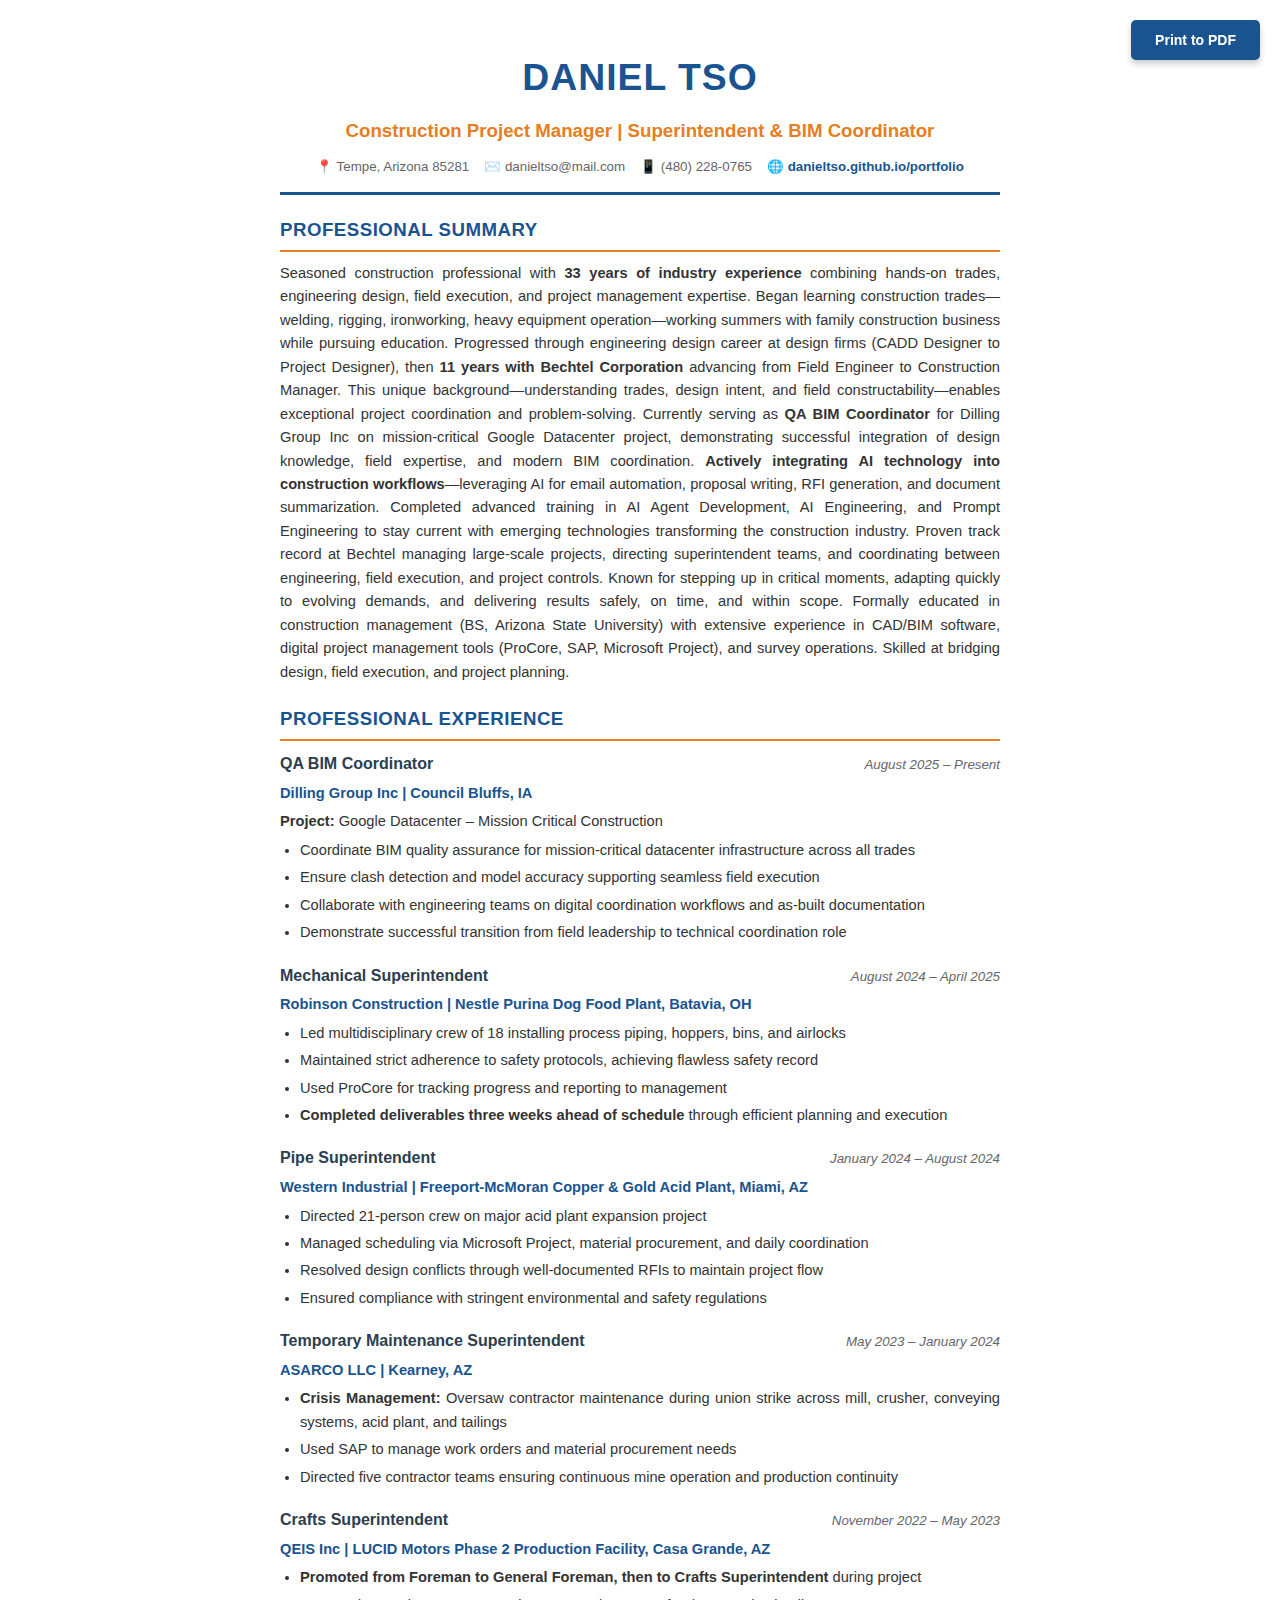
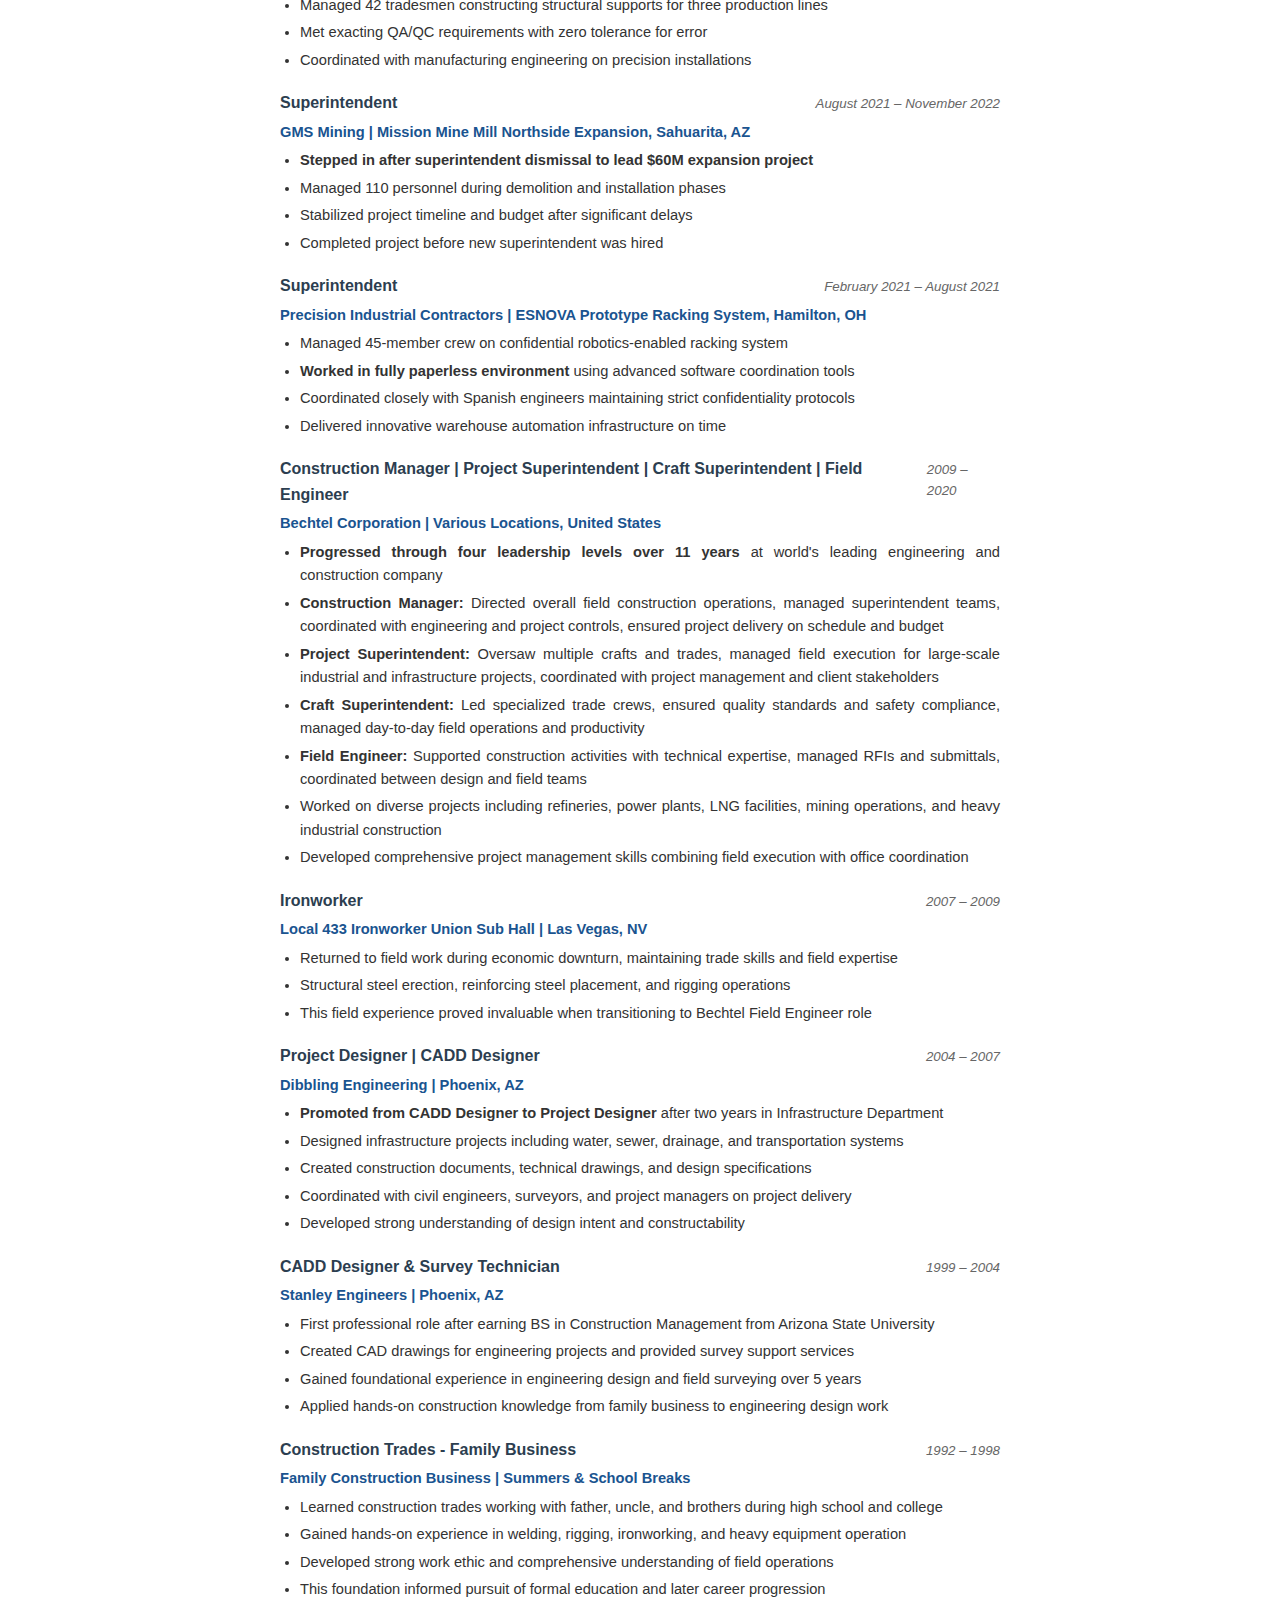
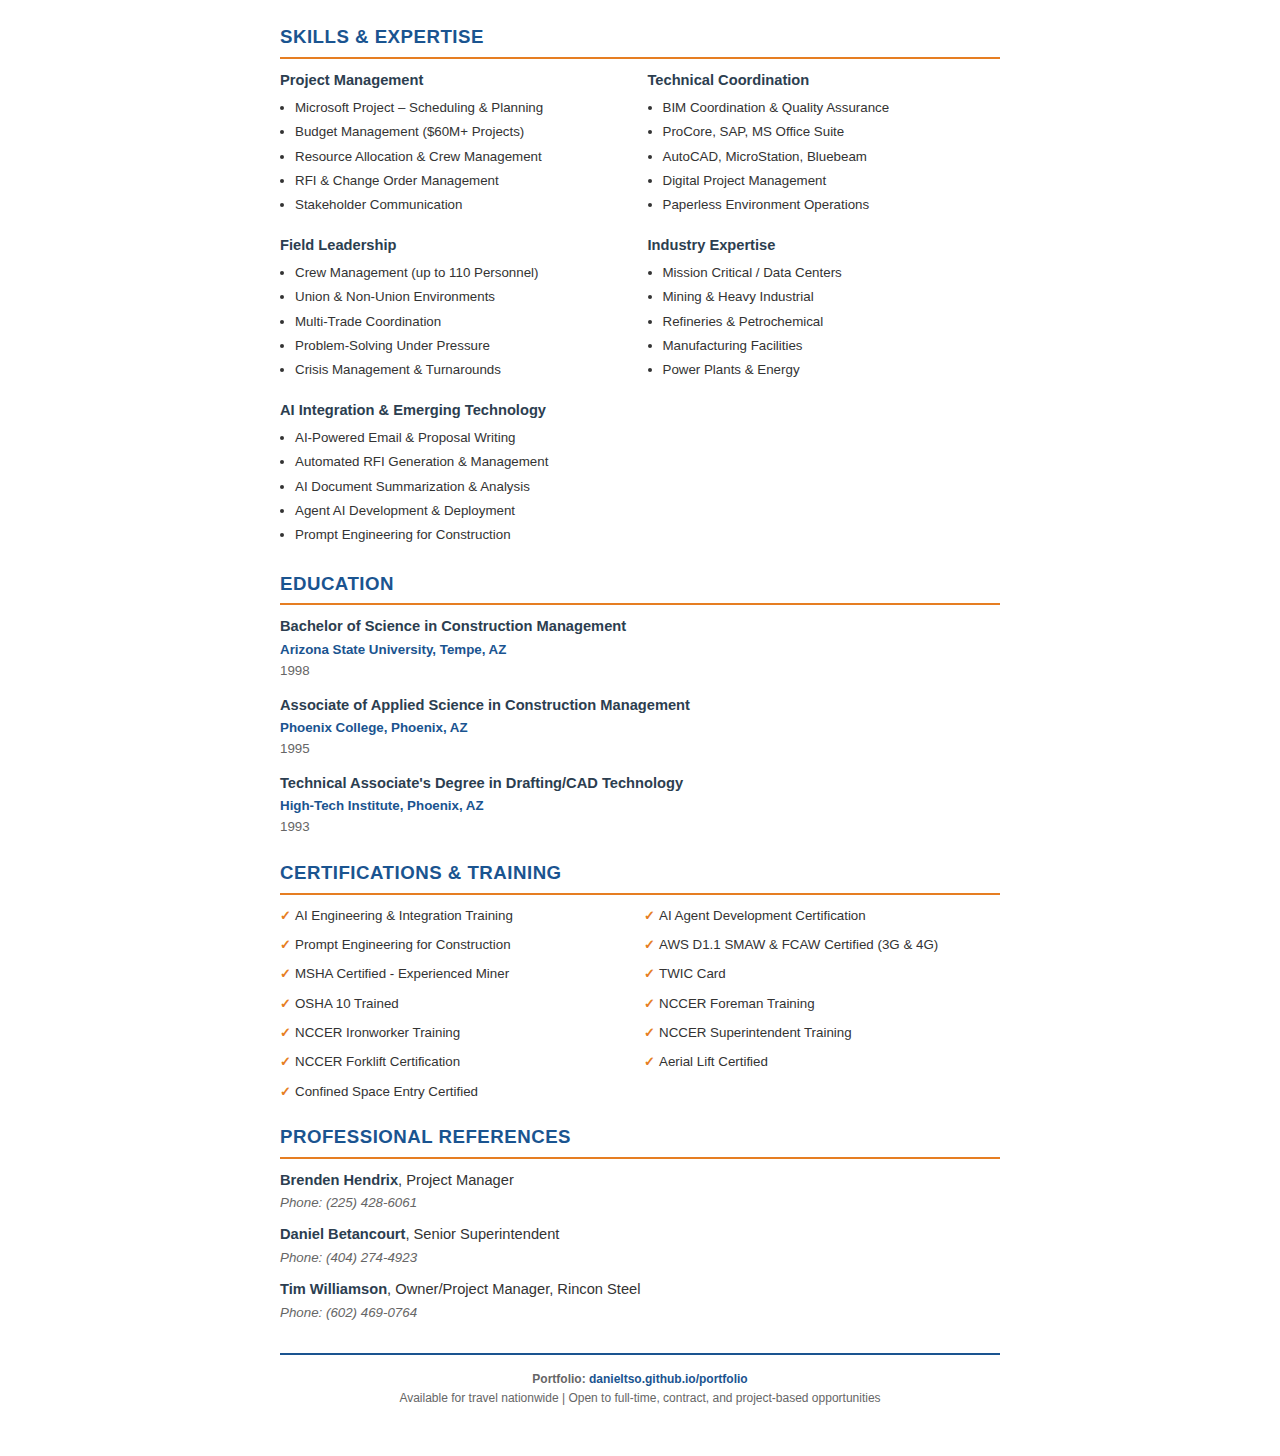
<file: assets/documents/resume.html>
<!DOCTYPE html>
<html lang="en">
<head>
  <meta charset="UTF-8">
  <meta name="viewport" content="width=device-width, initial-scale=1.0">
  <title>Daniel Tso - Resume - Construction Project Manager</title>
  <style>
    * {
      margin: 0;
      padding: 0;
      box-sizing: border-box;
    }

    body {
      font-family: 'Calibri', 'Arial', sans-serif;
      line-height: 1.6;
      color: #333;
      background: #fff;
      font-size: 11pt;
    }

    .container {
      max-width: 8.5in;
      margin: 0 auto;
      padding: 0.5in;
      background: white;
    }

    /* Header */
    header {
      text-align: center;
      margin-bottom: 20px;
      padding-bottom: 15px;
      border-bottom: 3px solid #1a5490;
    }

    h1 {
      font-size: 28pt;
      font-weight: bold;
      color: #1a5490;
      margin-bottom: 8px;
      letter-spacing: 1px;
    }

    .title {
      font-size: 14pt;
      color: #e67e22;
      font-weight: 600;
      margin-bottom: 10px;
    }

    .contact-info {
      font-size: 10pt;
      color: #666;
      display: flex;
      justify-content: center;
      flex-wrap: wrap;
      gap: 15px;
      margin-top: 10px;
    }

    .contact-info span {
      display: inline-block;
    }

    /* Section Headings */
    h2 {
      font-size: 14pt;
      font-weight: bold;
      color: #1a5490;
      text-transform: uppercase;
      margin-top: 20px;
      margin-bottom: 10px;
      padding-bottom: 5px;
      border-bottom: 2px solid #e67e22;
      letter-spacing: 0.5px;
    }

    /* Professional Summary */
    .summary {
      margin-bottom: 15px;
      text-align: justify;
    }

    /* Experience */
    .job {
      margin-bottom: 18px;
      page-break-inside: avoid;
    }

    .job-header {
      display: flex;
      justify-content: space-between;
      align-items: baseline;
      margin-bottom: 5px;
    }

    .job-title {
      font-size: 12pt;
      font-weight: bold;
      color: #2c3e50;
    }

    .job-date {
      font-size: 10pt;
      color: #666;
      font-style: italic;
    }

    .company-location {
      font-size: 11pt;
      color: #1a5490;
      font-weight: 600;
      margin-bottom: 5px;
    }

    .job-description {
      margin-bottom: 5px;
      font-weight: 500;
    }

    ul {
      margin-left: 20px;
      margin-top: 5px;
    }

    li {
      margin-bottom: 4px;
      text-align: justify;
    }

    /* Skills */
    .skills-grid {
      display: grid;
      grid-template-columns: repeat(2, 1fr);
      gap: 15px;
      margin-bottom: 15px;
    }

    .skill-category h3 {
      font-size: 11pt;
      font-weight: bold;
      color: #2c3e50;
      margin-bottom: 5px;
    }

    .skill-category ul {
      margin-left: 15px;
    }

    .skill-category li {
      font-size: 10pt;
      margin-bottom: 3px;
    }

    /* Education */
    .education-item {
      margin-bottom: 12px;
    }

    .degree {
      font-size: 11pt;
      font-weight: bold;
      color: #2c3e50;
    }

    .school {
      font-size: 10pt;
      color: #1a5490;
      font-weight: 600;
    }

    .edu-details {
      font-size: 10pt;
      color: #666;
    }

    /* Certifications */
    .cert-grid {
      display: grid;
      grid-template-columns: repeat(2, 1fr);
      gap: 8px;
    }

    .cert-item {
      font-size: 10pt;
      padding-left: 15px;
      position: relative;
    }

    .cert-item::before {
      content: '✓';
      position: absolute;
      left: 0;
      color: #e67e22;
      font-weight: bold;
    }

    /* References */
    .reference {
      margin-bottom: 10px;
    }

    .reference-name {
      font-weight: bold;
      color: #2c3e50;
    }

    .reference-title {
      font-size: 10pt;
      color: #666;
      font-style: italic;
    }

    /* Footer */
    footer {
      margin-top: 30px;
      padding-top: 15px;
      border-top: 2px solid #1a5490;
      text-align: center;
      font-size: 9pt;
      color: #666;
    }

    .portfolio-link {
      color: #1a5490;
      font-weight: bold;
      text-decoration: none;
    }

    /* Print Styles */
    @media print {
      body {
        margin: 0;
        padding: 0;
      }

      .container {
        margin: 0;
        padding: 0.5in;
      }

      .no-print {
        display: none;
      }

      a {
        color: inherit;
        text-decoration: none;
      }
    }

    @page {
      size: letter;
      margin: 0.5in;
    }

    /* Print button */
    .print-button {
      position: fixed;
      top: 20px;
      right: 20px;
      background: #1a5490;
      color: white;
      border: none;
      padding: 12px 24px;
      border-radius: 5px;
      cursor: pointer;
      font-size: 14px;
      font-weight: bold;
      box-shadow: 0 4px 6px rgba(0,0,0,0.2);
      z-index: 1000;
    }

    .print-button:hover {
      background: #2c3e50;
    }

    @media print {
      .print-button {
        display: none;
      }
    }
  </style>
</head>
<body>
  <button class="print-button no-print" onclick="window.print()">Print to PDF</button>

  <div class="container">
    <!-- Header -->
    <header>
      <h1>DANIEL TSO</h1>
      <div class="title">Construction Project Manager | Superintendent & BIM Coordinator</div>
      <div class="contact-info">
        <span>📍 Tempe, Arizona 85281</span>
        <span>✉️ danieltso@mail.com</span>
        <span>📱 (480) 228-0765</span>
        <span>🌐 <a href="https://danieltso.github.io/portfolio/" class="portfolio-link">danieltso.github.io/portfolio</a></span>
      </div>
    </header>

    <!-- Professional Summary -->
    <section>
      <h2>Professional Summary</h2>
      <div class="summary">
        Seasoned construction professional with <strong>33 years of industry experience</strong> combining hands-on trades, engineering design, field execution, and project management expertise. Began learning construction trades—welding, rigging, ironworking, heavy equipment operation—working summers with family construction business while pursuing education. Progressed through engineering design career at design firms (CADD Designer to Project Designer), then <strong>11 years with Bechtel Corporation</strong> advancing from Field Engineer to Construction Manager. This unique background—understanding trades, design intent, and field constructability—enables exceptional project coordination and problem-solving. Currently serving as <strong>QA BIM Coordinator</strong> for Dilling Group Inc on mission-critical Google Datacenter project, demonstrating successful integration of design knowledge, field expertise, and modern BIM coordination. <strong>Actively integrating AI technology into construction workflows</strong>—leveraging AI for email automation, proposal writing, RFI generation, and document summarization. Completed advanced training in AI Agent Development, AI Engineering, and Prompt Engineering to stay current with emerging technologies transforming the construction industry. Proven track record at Bechtel managing large-scale projects, directing superintendent teams, and coordinating between engineering, field execution, and project controls. Known for stepping up in critical moments, adapting quickly to evolving demands, and delivering results safely, on time, and within scope. Formally educated in construction management (BS, Arizona State University) with extensive experience in CAD/BIM software, digital project management tools (ProCore, SAP, Microsoft Project), and survey operations. Skilled at bridging design, field execution, and project planning.
      </div>
    </section>

    <!-- Professional Experience -->
    <section>
      <h2>Professional Experience</h2>

      <!-- Current Role -->
      <div class="job">
        <div class="job-header">
          <div class="job-title">QA BIM Coordinator</div>
          <div class="job-date">August 2025 – Present</div>
        </div>
        <div class="company-location">Dilling Group Inc | Council Bluffs, IA</div>
        <div class="job-description"><strong>Project:</strong> Google Datacenter – Mission Critical Construction</div>
        <ul>
          <li>Coordinate BIM quality assurance for mission-critical datacenter infrastructure across all trades</li>
          <li>Ensure clash detection and model accuracy supporting seamless field execution</li>
          <li>Collaborate with engineering teams on digital coordination workflows and as-built documentation</li>
          <li>Demonstrate successful transition from field leadership to technical coordination role</li>
        </ul>
      </div>

      <div class="job">
        <div class="job-header">
          <div class="job-title">Mechanical Superintendent</div>
          <div class="job-date">August 2024 – April 2025</div>
        </div>
        <div class="company-location">Robinson Construction | Nestle Purina Dog Food Plant, Batavia, OH</div>
        <ul>
          <li>Led multidisciplinary crew of 18 installing process piping, hoppers, bins, and airlocks</li>
          <li>Maintained strict adherence to safety protocols, achieving flawless safety record</li>
          <li>Used ProCore for tracking progress and reporting to management</li>
          <li><strong>Completed deliverables three weeks ahead of schedule</strong> through efficient planning and execution</li>
        </ul>
      </div>

      <div class="job">
        <div class="job-header">
          <div class="job-title">Pipe Superintendent</div>
          <div class="job-date">January 2024 – August 2024</div>
        </div>
        <div class="company-location">Western Industrial | Freeport-McMoran Copper & Gold Acid Plant, Miami, AZ</div>
        <ul>
          <li>Directed 21-person crew on major acid plant expansion project</li>
          <li>Managed scheduling via Microsoft Project, material procurement, and daily coordination</li>
          <li>Resolved design conflicts through well-documented RFIs to maintain project flow</li>
          <li>Ensured compliance with stringent environmental and safety regulations</li>
        </ul>
      </div>

      <div class="job">
        <div class="job-header">
          <div class="job-title">Temporary Maintenance Superintendent</div>
          <div class="job-date">May 2023 – January 2024</div>
        </div>
        <div class="company-location">ASARCO LLC | Kearney, AZ</div>
        <ul>
          <li><strong>Crisis Management:</strong> Oversaw contractor maintenance during union strike across mill, crusher, conveying systems, acid plant, and tailings</li>
          <li>Used SAP to manage work orders and material procurement needs</li>
          <li>Directed five contractor teams ensuring continuous mine operation and production continuity</li>
        </ul>
      </div>

      <div class="job">
        <div class="job-header">
          <div class="job-title">Crafts Superintendent</div>
          <div class="job-date">November 2022 – May 2023</div>
        </div>
        <div class="company-location">QEIS Inc | LUCID Motors Phase 2 Production Facility, Casa Grande, AZ</div>
        <ul>
          <li><strong>Promoted from Foreman to General Foreman, then to Crafts Superintendent</strong> during project</li>
          <li>Managed 42 tradesmen constructing structural supports for three production lines</li>
          <li>Met exacting QA/QC requirements with zero tolerance for error</li>
          <li>Coordinated with manufacturing engineering on precision installations</li>
        </ul>
      </div>

      <div class="job">
        <div class="job-header">
          <div class="job-title">Superintendent</div>
          <div class="job-date">August 2021 – November 2022</div>
        </div>
        <div class="company-location">GMS Mining | Mission Mine Mill Northside Expansion, Sahuarita, AZ</div>
        <ul>
          <li><strong>Stepped in after superintendent dismissal to lead $60M expansion project</strong></li>
          <li>Managed 110 personnel during demolition and installation phases</li>
          <li>Stabilized project timeline and budget after significant delays</li>
          <li>Completed project before new superintendent was hired</li>
        </ul>
      </div>

      <div class="job">
        <div class="job-header">
          <div class="job-title">Superintendent</div>
          <div class="job-date">February 2021 – August 2021</div>
        </div>
        <div class="company-location">Precision Industrial Contractors | ESNOVA Prototype Racking System, Hamilton, OH</div>
        <ul>
          <li>Managed 45-member crew on confidential robotics-enabled racking system</li>
          <li><strong>Worked in fully paperless environment</strong> using advanced software coordination tools</li>
          <li>Coordinated closely with Spanish engineers maintaining strict confidentiality protocols</li>
          <li>Delivered innovative warehouse automation infrastructure on time</li>
        </ul>
      </div>

      <div class="job">
        <div class="job-header">
          <div class="job-title">Construction Manager | Project Superintendent | Craft Superintendent | Field Engineer</div>
          <div class="job-date">2009 – 2020</div>
        </div>
        <div class="company-location">Bechtel Corporation | Various Locations, United States</div>
        <ul>
          <li><strong>Progressed through four leadership levels over 11 years</strong> at world's leading engineering and construction company</li>
          <li><strong>Construction Manager:</strong> Directed overall field construction operations, managed superintendent teams, coordinated with engineering and project controls, ensured project delivery on schedule and budget</li>
          <li><strong>Project Superintendent:</strong> Oversaw multiple crafts and trades, managed field execution for large-scale industrial and infrastructure projects, coordinated with project management and client stakeholders</li>
          <li><strong>Craft Superintendent:</strong> Led specialized trade crews, ensured quality standards and safety compliance, managed day-to-day field operations and productivity</li>
          <li><strong>Field Engineer:</strong> Supported construction activities with technical expertise, managed RFIs and submittals, coordinated between design and field teams</li>
          <li>Worked on diverse projects including refineries, power plants, LNG facilities, mining operations, and heavy industrial construction</li>
          <li>Developed comprehensive project management skills combining field execution with office coordination</li>
        </ul>
      </div>

      <div class="job">
        <div class="job-header">
          <div class="job-title">Ironworker</div>
          <div class="job-date">2007 – 2009</div>
        </div>
        <div class="company-location">Local 433 Ironworker Union Sub Hall | Las Vegas, NV</div>
        <ul>
          <li>Returned to field work during economic downturn, maintaining trade skills and field expertise</li>
          <li>Structural steel erection, reinforcing steel placement, and rigging operations</li>
          <li>This field experience proved invaluable when transitioning to Bechtel Field Engineer role</li>
        </ul>
      </div>

      <div class="job">
        <div class="job-header">
          <div class="job-title">Project Designer | CADD Designer</div>
          <div class="job-date">2004 – 2007</div>
        </div>
        <div class="company-location">Dibbling Engineering | Phoenix, AZ</div>
        <ul>
          <li><strong>Promoted from CADD Designer to Project Designer</strong> after two years in Infrastructure Department</li>
          <li>Designed infrastructure projects including water, sewer, drainage, and transportation systems</li>
          <li>Created construction documents, technical drawings, and design specifications</li>
          <li>Coordinated with civil engineers, surveyors, and project managers on project delivery</li>
          <li>Developed strong understanding of design intent and constructability</li>
        </ul>
      </div>

      <div class="job">
        <div class="job-header">
          <div class="job-title">CADD Designer & Survey Technician</div>
          <div class="job-date">1999 – 2004</div>
        </div>
        <div class="company-location">Stanley Engineers | Phoenix, AZ</div>
        <ul>
          <li>First professional role after earning BS in Construction Management from Arizona State University</li>
          <li>Created CAD drawings for engineering projects and provided survey support services</li>
          <li>Gained foundational experience in engineering design and field surveying over 5 years</li>
          <li>Applied hands-on construction knowledge from family business to engineering design work</li>
        </ul>
      </div>

      <div class="job">
        <div class="job-header">
          <div class="job-title">Construction Trades - Family Business</div>
          <div class="job-date">1992 – 1998</div>
        </div>
        <div class="company-location">Family Construction Business | Summers & School Breaks</div>
        <ul>
          <li>Learned construction trades working with father, uncle, and brothers during high school and college</li>
          <li>Gained hands-on experience in welding, rigging, ironworking, and heavy equipment operation</li>
          <li>Developed strong work ethic and comprehensive understanding of field operations</li>
          <li>This foundation informed pursuit of formal education and later career progression</li>
        </ul>
      </div>

    </section>

    <!-- Skills & Expertise -->
    <section>
      <h2>Skills & Expertise</h2>
      <div class="skills-grid">
        <div class="skill-category">
          <h3>Project Management</h3>
          <ul>
            <li>Microsoft Project – Scheduling & Planning</li>
            <li>Budget Management ($60M+ Projects)</li>
            <li>Resource Allocation & Crew Management</li>
            <li>RFI & Change Order Management</li>
            <li>Stakeholder Communication</li>
          </ul>
        </div>

        <div class="skill-category">
          <h3>Technical Coordination</h3>
          <ul>
            <li>BIM Coordination & Quality Assurance</li>
            <li>ProCore, SAP, MS Office Suite</li>
            <li>AutoCAD, MicroStation, Bluebeam</li>
            <li>Digital Project Management</li>
            <li>Paperless Environment Operations</li>
          </ul>
        </div>

        <div class="skill-category">
          <h3>Field Leadership</h3>
          <ul>
            <li>Crew Management (up to 110 Personnel)</li>
            <li>Union & Non-Union Environments</li>
            <li>Multi-Trade Coordination</li>
            <li>Problem-Solving Under Pressure</li>
            <li>Crisis Management & Turnarounds</li>
          </ul>
        </div>

        <div class="skill-category">
          <h3>Industry Expertise</h3>
          <ul>
            <li>Mission Critical / Data Centers</li>
            <li>Mining & Heavy Industrial</li>
            <li>Refineries & Petrochemical</li>
            <li>Manufacturing Facilities</li>
            <li>Power Plants & Energy</li>
          </ul>
        </div>

        <div class="skill-category">
          <h3>AI Integration & Emerging Technology</h3>
          <ul>
            <li>AI-Powered Email & Proposal Writing</li>
            <li>Automated RFI Generation & Management</li>
            <li>AI Document Summarization & Analysis</li>
            <li>Agent AI Development & Deployment</li>
            <li>Prompt Engineering for Construction</li>
          </ul>
        </div>
      </div>
    </section>

    <!-- Education -->
    <section>
      <h2>Education</h2>
      <div class="education-item">
        <div class="degree">Bachelor of Science in Construction Management</div>
        <div class="school">Arizona State University, Tempe, AZ</div>
        <div class="edu-details">1998</div>
      </div>

      <div class="education-item">
        <div class="degree">Associate of Applied Science in Construction Management</div>
        <div class="school">Phoenix College, Phoenix, AZ</div>
        <div class="edu-details">1995</div>
      </div>

      <div class="education-item">
        <div class="degree">Technical Associate's Degree in Drafting/CAD Technology</div>
        <div class="school">High-Tech Institute, Phoenix, AZ</div>
        <div class="edu-details">1993</div>
      </div>
    </section>

    <!-- Certifications & Training -->
    <section>
      <h2>Certifications & Training</h2>
      <div class="cert-grid">
        <div class="cert-item">AI Engineering & Integration Training</div>
        <div class="cert-item">AI Agent Development Certification</div>
        <div class="cert-item">Prompt Engineering for Construction</div>
        <div class="cert-item">AWS D1.1 SMAW & FCAW Certified (3G & 4G)</div>
        <div class="cert-item">MSHA Certified - Experienced Miner</div>
        <div class="cert-item">TWIC Card</div>
        <div class="cert-item">OSHA 10 Trained</div>
        <div class="cert-item">NCCER Foreman Training</div>
        <div class="cert-item">NCCER Ironworker Training</div>
        <div class="cert-item">NCCER Superintendent Training</div>
        <div class="cert-item">NCCER Forklift Certification</div>
        <div class="cert-item">Aerial Lift Certified</div>
        <div class="cert-item">Confined Space Entry Certified</div>
      </div>
    </section>

    <!-- Professional References -->
    <section>
      <h2>Professional References</h2>
      <div class="reference">
        <span class="reference-name">Brenden Hendrix</span>, Project Manager
        <div class="reference-title">Phone: (225) 428-6061</div>
      </div>
      <div class="reference">
        <span class="reference-name">Daniel Betancourt</span>, Senior Superintendent
        <div class="reference-title">Phone: (404) 274-4923</div>
      </div>
      <div class="reference">
        <span class="reference-name">Tim Williamson</span>, Owner/Project Manager, Rincon Steel
        <div class="reference-title">Phone: (602) 469-0764</div>
      </div>
    </section>

    <!-- Footer -->
    <footer>
      <p><strong>Portfolio:</strong> <a href="https://danieltso.github.io/portfolio/" class="portfolio-link">danieltso.github.io/portfolio</a></p>
      <p>Available for travel nationwide | Open to full-time, contract, and project-based opportunities</p>
    </footer>
  </div>
</body>
</html>
</file>
<file: css/variables.css>
/* ==========================================
   CSS Custom Properties (Variables)
   ========================================== */

:root {
  /* Color Palette - Professional Construction Theme */
  --primary-color: #1a5490;        /* Deep Blue - Trust, Professionalism */
  --secondary-color: #2c3e50;      /* Dark Gray-Blue - Strength */
  --accent-color: #e67e22;         /* Construction Orange - Energy, Action */
  --text-dark: #2c3e50;            /* Main text color */
  --text-light: #6c757d;           /* Secondary text */
  --text-white: #ffffff;           /* White text */
  --background-light: #f8f9fa;     /* Light background */
  --background-white: #ffffff;     /* White background */
  --border-color: #dee2e6;         /* Borders */
  --success-color: #28a745;        /* Success indicators */
  --highlight-color: #ffc107;      /* Highlights */

  /* Typography */
  --font-primary: 'Open Sans', -apple-system, BlinkMacSystemFont, 'Segoe UI', sans-serif;
  --font-heading: 'Montserrat', -apple-system, BlinkMacSystemFont, 'Segoe UI', sans-serif;
  --font-mono: 'Courier New', monospace;

  /* Font Sizes - Responsive Scale */
  --text-xs: 0.75rem;      /* 12px */
  --text-sm: 0.875rem;     /* 14px */
  --text-base: 1rem;       /* 16px */
  --text-lg: 1.125rem;     /* 18px */
  --text-xl: 1.25rem;      /* 20px */
  --text-2xl: 1.5rem;      /* 24px */
  --text-3xl: 1.875rem;    /* 30px */
  --text-4xl: 2.25rem;     /* 36px */
  --text-5xl: 3rem;        /* 48px */

  /* Font Weights */
  --font-light: 300;
  --font-normal: 400;
  --font-medium: 500;
  --font-semibold: 600;
  --font-bold: 700;

  /* Spacing Scale */
  --space-1: 0.25rem;      /* 4px */
  --space-2: 0.5rem;       /* 8px */
  --space-3: 0.75rem;      /* 12px */
  --space-4: 1rem;         /* 16px */
  --space-5: 1.5rem;       /* 24px */
  --space-6: 2rem;         /* 32px */
  --space-8: 3rem;         /* 48px */
  --space-10: 4rem;        /* 64px */
  --space-12: 6rem;        /* 96px */

  /* Layout */
  --max-width: 1200px;
  --section-padding: var(--space-10);
  --nav-height: 70px;

  /* Border Radius */
  --radius-sm: 0.25rem;    /* 4px */
  --radius-md: 0.5rem;     /* 8px */
  --radius-lg: 1rem;       /* 16px */
  --radius-full: 9999px;   /* Fully rounded */

  /* Shadows */
  --shadow-sm: 0 1px 3px rgba(0, 0, 0, 0.1);
  --shadow-md: 0 4px 6px rgba(0, 0, 0, 0.1);
  --shadow-lg: 0 10px 25px rgba(0, 0, 0, 0.15);
  --shadow-xl: 0 20px 40px rgba(0, 0, 0, 0.2);

  /* Transitions */
  --transition-fast: 150ms ease-in-out;
  --transition-base: 300ms ease-in-out;
  --transition-slow: 500ms ease-in-out;

  /* Z-index Scale */
  --z-negative: -1;
  --z-base: 1;
  --z-dropdown: 100;
  --z-sticky: 500;
  --z-fixed: 1000;
  --z-modal: 2000;
  --z-tooltip: 3000;
}

/* Dark mode support (future enhancement) */
@media (prefers-color-scheme: dark) {
  :root {
    /* Can add dark mode variables here if needed */
  }
}
</file>
<file: css/styles.css>
/* ==========================================
   Main Stylesheet - Daniel Tso Portfolio
   ========================================== */

/* ==================== GLOBAL STYLES ==================== */

.container {
  max-width: var(--max-width);
  margin: 0 auto;
  padding: 0 var(--space-4);
}

@media (min-width: 768px) {
  .container {
    padding: 0 var(--space-6);
  }
}

/* Section Spacing */
section {
  padding: var(--section-padding) 0;
}

section:nth-child(even) {
  background-color: var(--background-light);
}

/* Section Headers */
.section-header {
  text-align: center;
  margin-bottom: var(--space-10);
}

.section-title {
  font-size: var(--text-4xl);
  font-weight: var(--font-bold);
  color: var(--text-dark);
  margin-bottom: var(--space-4);
}

.title-underline {
  width: 80px;
  height: 4px;
  background: linear-gradient(90deg, var(--primary-color), var(--accent-color));
  margin: 0 auto var(--space-4);
  border-radius: var(--radius-full);
}

.section-subtitle {
  font-size: var(--text-lg);
  color: var(--text-light);
  max-width: 600px;
  margin: 0 auto;
}

/* Buttons */
.btn {
  display: inline-flex;
  align-items: center;
  gap: var(--space-2);
  padding: var(--space-3) var(--space-6);
  font-size: var(--text-base);
  font-weight: var(--font-semibold);
  border-radius: var(--radius-md);
  transition: all var(--transition-base);
  cursor: pointer;
  text-decoration: none;
  border: 2px solid transparent;
}

.btn-primary {
  background-color: var(--primary-color);
  color: var(--text-white);
  border-color: var(--primary-color);
}

.btn-primary:hover {
  background-color: var(--secondary-color);
  border-color: var(--secondary-color);
  transform: translateY(-2px);
  box-shadow: var(--shadow-md);
}

.btn-outline {
  background-color: transparent;
  color: var(--primary-color);
  border-color: var(--primary-color);
}

.btn-outline:hover {
  background-color: var(--primary-color);
  color: var(--text-white);
  transform: translateY(-2px);
  box-shadow: var(--shadow-md);
}

.btn-lg {
  padding: var(--space-4) var(--space-8);
  font-size: var(--text-lg);
}

.btn-sm {
  padding: var(--space-2) var(--space-4);
  font-size: var(--text-sm);
}

/* Tags */
.tag {
  display: inline-block;
  padding: var(--space-1) var(--space-3);
  background-color: var(--background-light);
  color: var(--primary-color);
  font-size: var(--text-sm);
  font-weight: var(--font-medium);
  border-radius: var(--radius-full);
  margin: var(--space-1);
}

/* ==================== NAVIGATION ==================== */

.navbar {
  position: fixed;
  top: 0;
  left: 0;
  right: 0;
  background-color: var(--background-white);
  box-shadow: var(--shadow-sm);
  z-index: var(--z-fixed);
  transition: all var(--transition-base);
}

.navbar.scrolled {
  box-shadow: var(--shadow-md);
}

.nav-wrapper {
  display: flex;
  justify-content: space-between;
  align-items: center;
  height: var(--nav-height);
}

.logo {
  font-family: var(--font-heading);
  font-size: var(--text-2xl);
  font-weight: var(--font-bold);
  color: var(--primary-color);
  text-decoration: none;
  transition: color var(--transition-base);
}

.logo:hover {
  color: var(--accent-color);
}

.nav-menu {
  display: none;
  align-items: center;
  gap: var(--space-6);
}

@media (min-width: 1024px) {
  .nav-menu {
    display: flex;
  }
}

.nav-link {
  color: var(--text-dark);
  font-weight: var(--font-medium);
  transition: color var(--transition-base);
  position: relative;
}

.nav-link::after {
  content: '';
  position: absolute;
  bottom: -4px;
  left: 0;
  width: 0;
  height: 2px;
  background-color: var(--accent-color);
  transition: width var(--transition-base);
}

.nav-link:hover {
  color: var(--primary-color);
}

.nav-link:hover::after,
.nav-link.active::after {
  width: 100%;
}

/* Mobile Menu Toggle */
.mobile-menu-toggle {
  display: block;
  background: none;
  border: none;
  cursor: pointer;
  padding: var(--space-2);
}

@media (min-width: 1024px) {
  .mobile-menu-toggle {
    display: none;
  }
}

.hamburger {
  display: block;
  width: 28px;
  height: 2px;
  background-color: var(--text-dark);
  position: relative;
  transition: background-color var(--transition-base);
}

.hamburger::before,
.hamburger::after {
  content: '';
  position: absolute;
  width: 28px;
  height: 2px;
  background-color: var(--text-dark);
  transition: all var(--transition-base);
}

.hamburger::before {
  top: -8px;
}

.hamburger::after {
  top: 8px;
}

.mobile-menu-toggle.active .hamburger {
  background-color: transparent;
}

.mobile-menu-toggle.active .hamburger::before {
  top: 0;
  transform: rotate(45deg);
}

.mobile-menu-toggle.active .hamburger::after {
  top: 0;
  transform: rotate(-45deg);
}

/* Mobile Menu */
@media (max-width: 1023px) {
  .nav-menu {
    display: flex;
    position: fixed;
    top: var(--nav-height);
    left: 0;
    right: 0;
    background-color: var(--background-white);
    flex-direction: column;
    padding: var(--space-6);
    box-shadow: var(--shadow-lg);
    transform: translateX(100%);
    transition: transform var(--transition-base);
  }

  .nav-menu.active {
    transform: translateX(0);
  }

  .nav-item {
    width: 100%;
    text-align: center;
  }

  .nav-link {
    display: block;
    padding: var(--space-3) 0;
  }
}

/* ==================== HERO SECTION ==================== */

.hero {
  min-height: 100vh;
  display: flex;
  align-items: center;
  justify-content: center;
  position: relative;
  padding-top: calc(var(--nav-height) + var(--space-8));
  background: linear-gradient(135deg, #f8f9fa 0%, #e9ecef 100%);
}

.hero-background {
  position: absolute;
  top: 0;
  left: 0;
  right: 0;
  bottom: 0;
  opacity: 0.05;
  background-image:
    repeating-linear-gradient(45deg, var(--primary-color) 0, var(--primary-color) 1px, transparent 0, transparent 50%),
    repeating-linear-gradient(-45deg, var(--primary-color) 0, var(--primary-color) 1px, transparent 0, transparent 50%);
  background-size: 30px 30px;
  pointer-events: none;
}

.hero-content {
  display: grid;
  grid-template-columns: 1fr;
  gap: var(--space-8);
  align-items: center;
}

@media (min-width: 768px) {
  .hero-content {
    grid-template-columns: 1.5fr 1fr;
  }
}

.hero-greeting {
  font-size: var(--text-lg);
  color: var(--text-light);
  margin-bottom: var(--space-2);
}

.hero-title {
  font-size: var(--text-5xl);
  font-weight: var(--font-bold);
  color: var(--text-dark);
  margin-bottom: var(--space-3);
  line-height: 1.1;
}

@media (max-width: 767px) {
  .hero-title {
    font-size: var(--text-4xl);
  }
}

.hero-subtitle {
  font-size: var(--text-xl);
  color: var(--primary-color);
  font-weight: var(--font-semibold);
  margin-bottom: var(--space-4);
}

@media (max-width: 767px) {
  .hero-subtitle {
    font-size: var(--text-lg);
  }
}

.hero-description {
  font-size: var(--text-lg);
  color: var(--text-light);
  margin-bottom: var(--space-5);
  line-height: 1.8;
}

.hero-location {
  display: flex;
  align-items: center;
  gap: var(--space-2);
  color: var(--text-light);
  margin-bottom: var(--space-6);
}

.hero-location i {
  color: var(--accent-color);
}

.hero-cta {
  display: flex;
  gap: var(--space-4);
  flex-wrap: wrap;
}

.hero-image {
  display: flex;
  justify-content: center;
  align-items: center;
}

.image-placeholder {
  width: 300px;
  height: 300px;
  border-radius: 50%;
  background: linear-gradient(135deg, var(--primary-color), var(--secondary-color));
  display: flex;
  align-items: center;
  justify-content: center;
  box-shadow: var(--shadow-xl);
}

.image-placeholder i {
  font-size: 120px;
  color: var(--text-white);
}

@media (max-width: 767px) {
  .image-placeholder {
    width: 200px;
    height: 200px;
  }

  .image-placeholder i {
    font-size: 80px;
  }
}

.scroll-indicator {
  position: absolute;
  bottom: var(--space-8);
  left: 50%;
  transform: translateX(-50%);
  animation: bounce 2s infinite;
}

.scroll-indicator a {
  color: var(--primary-color);
  font-size: var(--text-2xl);
}

@keyframes bounce {
  0%, 20%, 50%, 80%, 100% {
    transform: translateX(-50%) translateY(0);
  }
  40% {
    transform: translateX(-50%) translateY(-10px);
  }
  60% {
    transform: translateX(-50%) translateY(-5px);
  }
}

/* ==================== ABOUT SECTION ==================== */

.about {
  background-color: var(--background-white);
}

.about-content {
  display: grid;
  grid-template-columns: 1fr;
  gap: var(--space-10);
}

@media (min-width: 768px) {
  .about-content {
    grid-template-columns: 2fr 1fr;
  }
}

.about-heading {
  font-size: var(--text-2xl);
  color: var(--primary-color);
  margin-bottom: var(--space-5);
}

.about-paragraph {
  font-size: var(--text-base);
  line-height: 1.8;
  color: var(--text-dark);
  margin-bottom: var(--space-4);
}

.about-cta {
  font-size: var(--text-lg);
  line-height: 1.8;
  color: var(--accent-color);
  font-weight: var(--font-medium);
  margin-top: var(--space-5);
}

.about-stats {
  display: grid;
  grid-template-columns: 1fr;
  gap: var(--space-4);
}

@media (min-width: 768px) {
  .about-stats {
    grid-template-columns: 1fr;
  }
}

.stat-card {
  background-color: var(--background-white);
  border: 2px solid var(--border-color);
  border-radius: var(--radius-lg);
  padding: var(--space-5);
  display: flex;
  align-items: center;
  gap: var(--space-4);
  transition: all var(--transition-base);
}

.stat-card:hover {
  border-color: var(--primary-color);
  box-shadow: var(--shadow-md);
  transform: translateY(-2px);
}

.stat-icon {
  width: 60px;
  height: 60px;
  border-radius: 50%;
  background: linear-gradient(135deg, var(--primary-color), var(--accent-color));
  display: flex;
  align-items: center;
  justify-content: center;
  flex-shrink: 0;
}

.stat-icon i {
  font-size: var(--text-2xl);
  color: var(--text-white);
}

.stat-number {
  font-size: var(--text-3xl);
  font-weight: var(--font-bold);
  color: var(--primary-color);
  margin-bottom: var(--space-1);
}

.stat-label {
  font-size: var(--text-sm);
  color: var(--text-light);
}

/* What I Bring Section */
.what-i-bring {
  margin-top: var(--space-10);
  padding: var(--space-8);
  background-color: var(--background-white);
  border-radius: var(--radius-lg);
  border-left: 4px solid var(--accent-color);
  box-shadow: var(--shadow-md);
}

.bring-heading {
  font-size: var(--text-2xl);
  font-weight: var(--font-bold);
  color: var(--primary-color);
  margin-bottom: var(--space-6);
  text-align: center;
}

.bring-list {
  list-style: none;
}

.bring-list li {
  display: flex;
  align-items: flex-start;
  gap: var(--space-4);
  margin-bottom: var(--space-5);
  padding: var(--space-4);
  background-color: var(--background-light);
  border-radius: var(--radius-md);
  transition: all var(--transition-base);
}

.bring-list li:hover {
  background-color: var(--background-white);
  box-shadow: var(--shadow-sm);
  transform: translateX(4px);
}

.bring-list li i {
  font-size: var(--text-2xl);
  color: var(--accent-color);
  margin-top: 2px;
  flex-shrink: 0;
}

.bring-list li strong {
  color: var(--primary-color);
  display: inline;
}

/* ==================== EXPERIENCE SECTION ==================== */

.experience {
  background-color: var(--background-light);
}

.timeline {
  position: relative;
  padding-left: 0;
}

@media (min-width: 768px) {
  .timeline {
    padding-left: var(--space-8);
  }

  .timeline::before {
    content: '';
    position: absolute;
    left: 30px;
    top: 0;
    bottom: 0;
    width: 3px;
    background: linear-gradient(180deg, var(--primary-color), var(--accent-color));
  }
}

.timeline-item {
  position: relative;
  margin-bottom: var(--space-8);
}

.timeline-marker {
  display: none;
}

@media (min-width: 768px) {
  .timeline-marker {
    display: block;
    position: absolute;
    left: 20px;
    top: 0;
    width: 20px;
    height: 20px;
    border-radius: 50%;
    background-color: var(--primary-color);
    border: 3px solid var(--background-light);
    z-index: var(--z-base);
  }
}

.timeline-content {
  background-color: var(--background-white);
  border-radius: var(--radius-lg);
  padding: var(--space-6);
  box-shadow: var(--shadow-sm);
  transition: all var(--transition-base);
}

.timeline-content:hover {
  box-shadow: var(--shadow-lg);
  transform: translateY(-2px);
}

.timeline-header {
  display: flex;
  justify-content: space-between;
  align-items: flex-start;
  flex-wrap: wrap;
  gap: var(--space-3);
  margin-bottom: var(--space-3);
}

.job-title {
  font-size: var(--text-xl);
  font-weight: var(--font-bold);
  color: var(--text-dark);
}

.job-badge {
  display: inline-block;
  padding: var(--space-1) var(--space-3);
  border-radius: var(--radius-full);
  font-size: var(--text-xs);
  font-weight: var(--font-semibold);
  text-transform: uppercase;
}

.job-badge.current {
  background-color: var(--success-color);
  color: var(--text-white);
}

.company-name {
  font-size: var(--text-lg);
  font-weight: var(--font-semibold);
  color: var(--primary-color);
  margin-bottom: var(--space-2);
}

.job-meta {
  display: flex;
  flex-wrap: wrap;
  align-items: center;
  gap: var(--space-2);
  font-size: var(--text-sm);
  color: var(--text-light);
  margin-bottom: var(--space-3);
}

.job-meta i {
  color: var(--accent-color);
}

.separator {
  color: var(--border-color);
}

.job-description {
  font-size: var(--text-base);
  color: var(--text-dark);
  margin-bottom: var(--space-3);
  font-weight: var(--font-medium);
}

.job-responsibilities {
  list-style: none;
  margin-bottom: var(--space-4);
}

.job-responsibilities li {
  position: relative;
  padding-left: var(--space-6);
  margin-bottom: var(--space-2);
  color: var(--text-dark);
  line-height: 1.7;
}

.job-responsibilities li::before {
  content: '▸';
  position: absolute;
  left: var(--space-3);
  color: var(--accent-color);
  font-weight: var(--font-bold);
}

.job-tags {
  display: flex;
  flex-wrap: wrap;
  gap: var(--space-2);
  margin-top: var(--space-4);
}

.timeline-summary {
  background: linear-gradient(135deg, var(--primary-color), var(--secondary-color));
}

.timeline-summary .timeline-content {
  background: transparent;
  box-shadow: none;
  color: var(--text-white);
}

.summary-title {
  color: var(--text-white);
  font-size: var(--text-xl);
  margin-bottom: var(--space-3);
  display: flex;
  align-items: center;
  gap: var(--space-3);
}

.summary-text {
  color: var(--text-white);
  line-height: 1.8;
}

/* ==================== SKILLS SECTION ==================== */

.skills {
  background-color: var(--background-white);
}

.skills-grid {
  display: grid;
  grid-template-columns: 1fr;
  gap: var(--space-6);
}

@media (min-width: 768px) {
  .skills-grid {
    grid-template-columns: repeat(2, 1fr);
  }
}

@media (min-width: 1024px) {
  .skills-grid {
    grid-template-columns: repeat(3, 1fr);
  }
}

.skill-category {
  background-color: var(--background-white);
  border: 2px solid var(--border-color);
  border-radius: var(--radius-lg);
  padding: var(--space-6);
  transition: all var(--transition-base);
}

.skill-category:hover {
  border-color: var(--primary-color);
  box-shadow: var(--shadow-md);
  transform: translateY(-4px);
}

.category-header {
  display: flex;
  align-items: center;
  gap: var(--space-3);
  margin-bottom: var(--space-5);
  padding-bottom: var(--space-4);
  border-bottom: 2px solid var(--border-color);
}

.category-header i {
  font-size: var(--text-3xl);
  color: var(--accent-color);
}

.category-header h3 {
  font-size: var(--text-lg);
  font-weight: var(--font-bold);
  color: var(--text-dark);
}

.skill-list {
  list-style: none;
}

.skill-list li {
  display: flex;
  align-items: flex-start;
  gap: var(--space-3);
  margin-bottom: var(--space-3);
  color: var(--text-dark);
  line-height: 1.6;
}

.skill-list li i {
  color: var(--success-color);
  font-size: var(--text-sm);
  margin-top: 4px;
  flex-shrink: 0;
}

/* ==================== PROJECTS SECTION ==================== */

.projects {
  background-color: var(--background-light);
}

.projects-grid {
  display: grid;
  grid-template-columns: 1fr;
  gap: var(--space-8);
}

@media (min-width: 768px) {
  .projects-grid {
    grid-template-columns: repeat(2, 1fr);
  }
}

@media (min-width: 1024px) {
  .projects-grid {
    grid-template-columns: repeat(3, 1fr);
  }
}

.project-card {
  background-color: var(--background-white);
  border-radius: var(--radius-lg);
  overflow: hidden;
  box-shadow: var(--shadow-md);
  transition: all var(--transition-base);
}

.project-card:hover {
  transform: translateY(-8px);
  box-shadow: var(--shadow-xl);
}

.project-image {
  position: relative;
  height: 200px;
  background: linear-gradient(135deg, var(--primary-color), var(--accent-color));
  overflow: hidden;
}

.project-image .image-placeholder {
  width: 100%;
  height: 100%;
  border-radius: 0;
  display: flex;
  align-items: center;
  justify-content: center;
  background: linear-gradient(135deg, rgba(26, 84, 144, 0.9), rgba(230, 126, 34, 0.9));
  box-shadow: none;
}

.project-image .image-placeholder i {
  font-size: 60px;
  color: var(--text-white);
  opacity: 0.8;
}

.project-overlay {
  position: absolute;
  top: var(--space-4);
  right: var(--space-4);
}

.project-category {
  background-color: var(--text-white);
  color: var(--primary-color);
  padding: var(--space-1) var(--space-3);
  border-radius: var(--radius-full);
  font-size: var(--text-xs);
  font-weight: var(--font-semibold);
  text-transform: uppercase;
}

.project-content {
  padding: var(--space-6);
}

.project-title {
  font-size: var(--text-xl);
  font-weight: var(--font-bold);
  color: var(--text-dark);
  margin-bottom: var(--space-2);
}

.project-meta {
  display: flex;
  flex-wrap: wrap;
  align-items: center;
  gap: var(--space-2);
  font-size: var(--text-sm);
  color: var(--text-light);
  margin-bottom: var(--space-3);
}

.project-client {
  font-weight: var(--font-medium);
}

.project-description {
  color: var(--text-dark);
  line-height: 1.7;
  margin-bottom: var(--space-4);
}

.project-highlights {
  list-style: none;
  margin-bottom: var(--space-4);
}

.project-highlights li {
  display: flex;
  align-items: flex-start;
  gap: var(--space-2);
  margin-bottom: var(--space-2);
  font-size: var(--text-sm);
  color: var(--text-dark);
}

.project-highlights i {
  color: var(--success-color);
  font-size: var(--text-xs);
  margin-top: 4px;
  flex-shrink: 0;
}

.project-tags {
  display: flex;
  flex-wrap: wrap;
  gap: var(--space-2);
}

/* ==================== EDUCATION SECTION ==================== */

.education {
  background-color: var(--background-white);
}

.education-grid {
  display: grid;
  grid-template-columns: 1fr;
  gap: var(--space-10);
}

@media (min-width: 768px) {
  .education-grid {
    grid-template-columns: 1fr 1fr;
  }
}

.column-title {
  display: flex;
  align-items: center;
  gap: var(--space-3);
  font-size: var(--text-2xl);
  font-weight: var(--font-bold);
  color: var(--primary-color);
  margin-bottom: var(--space-6);
  padding-bottom: var(--space-3);
  border-bottom: 3px solid var(--accent-color);
}

.column-title i {
  color: var(--accent-color);
}

.education-item {
  margin-bottom: var(--space-6);
  padding: var(--space-5);
  background-color: var(--background-light);
  border-radius: var(--radius-md);
  border-left: 4px solid var(--primary-color);
}

.degree {
  font-size: var(--text-lg);
  font-weight: var(--font-bold);
  color: var(--text-dark);
  margin-bottom: var(--space-2);
}

.school {
  font-size: var(--text-base);
  font-weight: var(--font-semibold);
  color: var(--primary-color);
  margin-bottom: var(--space-1);
}

.location,
.year {
  font-size: var(--text-sm);
  color: var(--text-light);
}

.certifications-list {
  list-style: none;
}

.certifications-list li {
  display: flex;
  align-items: flex-start;
  gap: var(--space-3);
  margin-bottom: var(--space-4);
  padding: var(--space-4);
  background-color: var(--background-light);
  border-radius: var(--radius-md);
  transition: all var(--transition-base);
}

.certifications-list li:hover {
  background-color: var(--background-white);
  box-shadow: var(--shadow-sm);
  transform: translateX(4px);
}

.certifications-list li i {
  color: var(--success-color);
  font-size: var(--text-lg);
  margin-top: 2px;
  flex-shrink: 0;
}

.cert-content {
  flex: 1;
}

.cert-content strong {
  display: block;
  font-size: var(--text-base);
  color: var(--text-dark);
  margin-bottom: var(--space-1);
}

.cert-content span {
  font-size: var(--text-sm);
  color: var(--text-light);
}

/* ==================== CONTACT SECTION ==================== */

.contact {
  background-color: var(--background-light);
}

.contact-content {
  display: grid;
  grid-template-columns: 1fr;
  gap: var(--space-10);
}

@media (min-width: 1024px) {
  .contact-content {
    grid-template-columns: 1.5fr 1fr;
  }
}

.contact-text {
  margin-bottom: var(--space-6);
}

.contact-text h3 {
  font-size: var(--text-2xl);
  font-weight: var(--font-bold);
  color: var(--primary-color);
  margin-bottom: var(--space-4);
}

.contact-text p {
  line-height: 1.8;
  color: var(--text-dark);
  margin-bottom: var(--space-3);
}

.contact-cards {
  display: grid;
  grid-template-columns: 1fr;
  gap: var(--space-4);
  margin-bottom: var(--space-6);
}

@media (min-width: 768px) {
  .contact-cards {
    grid-template-columns: repeat(3, 1fr);
  }
}

@media (min-width: 1024px) {
  .contact-cards {
    grid-template-columns: 1fr;
  }
}

.contact-card {
  display: flex;
  align-items: center;
  gap: var(--space-4);
  padding: var(--space-5);
  background-color: var(--background-white);
  border-radius: var(--radius-lg);
  border: 2px solid var(--border-color);
  transition: all var(--transition-base);
}

.contact-card:hover {
  border-color: var(--primary-color);
  box-shadow: var(--shadow-md);
  transform: translateY(-2px);
}

.contact-icon {
  width: 50px;
  height: 50px;
  border-radius: 50%;
  background: linear-gradient(135deg, var(--primary-color), var(--accent-color));
  display: flex;
  align-items: center;
  justify-content: center;
  flex-shrink: 0;
}

.contact-icon i {
  font-size: var(--text-xl);
  color: var(--text-white);
}

.contact-details h4 {
  font-size: var(--text-sm);
  font-weight: var(--font-semibold);
  color: var(--text-light);
  text-transform: uppercase;
  margin-bottom: var(--space-1);
}

.contact-details a {
  color: var(--primary-color);
  font-size: var(--text-base);
  font-weight: var(--font-medium);
  text-decoration: none;
  transition: color var(--transition-base);
}

.contact-details a:hover {
  color: var(--accent-color);
}

.contact-details p {
  color: var(--text-dark);
  font-size: var(--text-base);
  margin: 0;
}

.contact-cta {
  text-align: center;
}

.contact-references h3 {
  font-size: var(--text-2xl);
  font-weight: var(--font-bold);
  color: var(--primary-color);
  margin-bottom: var(--space-3);
}

.references-note {
  color: var(--text-light);
  margin-bottom: var(--space-6);
  line-height: 1.7;
}

.reference-item {
  padding: var(--space-5);
  background-color: var(--background-white);
  border-radius: var(--radius-md);
  border-left: 4px solid var(--accent-color);
  margin-bottom: var(--space-4);
}

.reference-item h4 {
  font-size: var(--text-lg);
  font-weight: var(--font-bold);
  color: var(--text-dark);
  margin-bottom: var(--space-1);
}

.reference-title {
  font-size: var(--text-base);
  color: var(--primary-color);
  font-weight: var(--font-medium);
  margin-bottom: var(--space-2);
}

.reference-contact {
  font-size: var(--text-sm);
  color: var(--text-light);
  display: flex;
  align-items: center;
  gap: var(--space-2);
}

.reference-contact i {
  color: var(--accent-color);
}

/* ==================== FOOTER ==================== */

.footer {
  background-color: var(--secondary-color);
  color: var(--text-white);
  padding: var(--space-10) 0 var(--space-6);
}

.footer-content {
  display: grid;
  grid-template-columns: 1fr;
  gap: var(--space-8);
  margin-bottom: var(--space-8);
  text-align: center;
}

@media (min-width: 768px) {
  .footer-content {
    grid-template-columns: 1fr 2fr;
    text-align: left;
  }
}

.footer-name {
  font-size: var(--text-2xl);
  font-weight: var(--font-bold);
  color: var(--text-white);
  margin-bottom: var(--space-2);
}

.footer-tagline {
  color: rgba(255, 255, 255, 0.8);
}

.footer-links {
  display: flex;
  flex-wrap: wrap;
  gap: var(--space-5);
  justify-content: center;
  align-items: center;
}

@media (min-width: 768px) {
  .footer-links {
    justify-content: flex-end;
  }
}

.footer-link {
  color: var(--text-white);
  text-decoration: none;
  transition: color var(--transition-base);
}

.footer-link:hover {
  color: var(--accent-color);
}

.footer-bottom {
  padding-top: var(--space-6);
  border-top: 1px solid rgba(255, 255, 255, 0.2);
  text-align: center;
}

.footer-copyright,
.footer-built {
  color: rgba(255, 255, 255, 0.7);
  font-size: var(--text-sm);
  margin-bottom: var(--space-2);
}

/* ==================== SCROLL TO TOP ==================== */

.scroll-to-top {
  position: fixed;
  bottom: var(--space-6);
  right: var(--space-6);
  width: 50px;
  height: 50px;
  border-radius: 50%;
  background: linear-gradient(135deg, var(--primary-color), var(--accent-color));
  color: var(--text-white);
  display: flex;
  align-items: center;
  justify-content: center;
  cursor: pointer;
  box-shadow: var(--shadow-lg);
  opacity: 0;
  visibility: hidden;
  transition: all var(--transition-base);
  z-index: var(--z-sticky);
}

.scroll-to-top.visible {
  opacity: 1;
  visibility: visible;
}

.scroll-to-top:hover {
  transform: translateY(-4px);
  box-shadow: var(--shadow-xl);
}

.scroll-to-top i {
  font-size: var(--text-xl);
}

/* ==================== UTILITY CLASSES ==================== */

.text-center {
  text-align: center;
}

.mt-4 {
  margin-top: var(--space-4);
}

.mb-4 {
  margin-bottom: var(--space-4);
}

.hidden {
  display: none;
}
</file>
